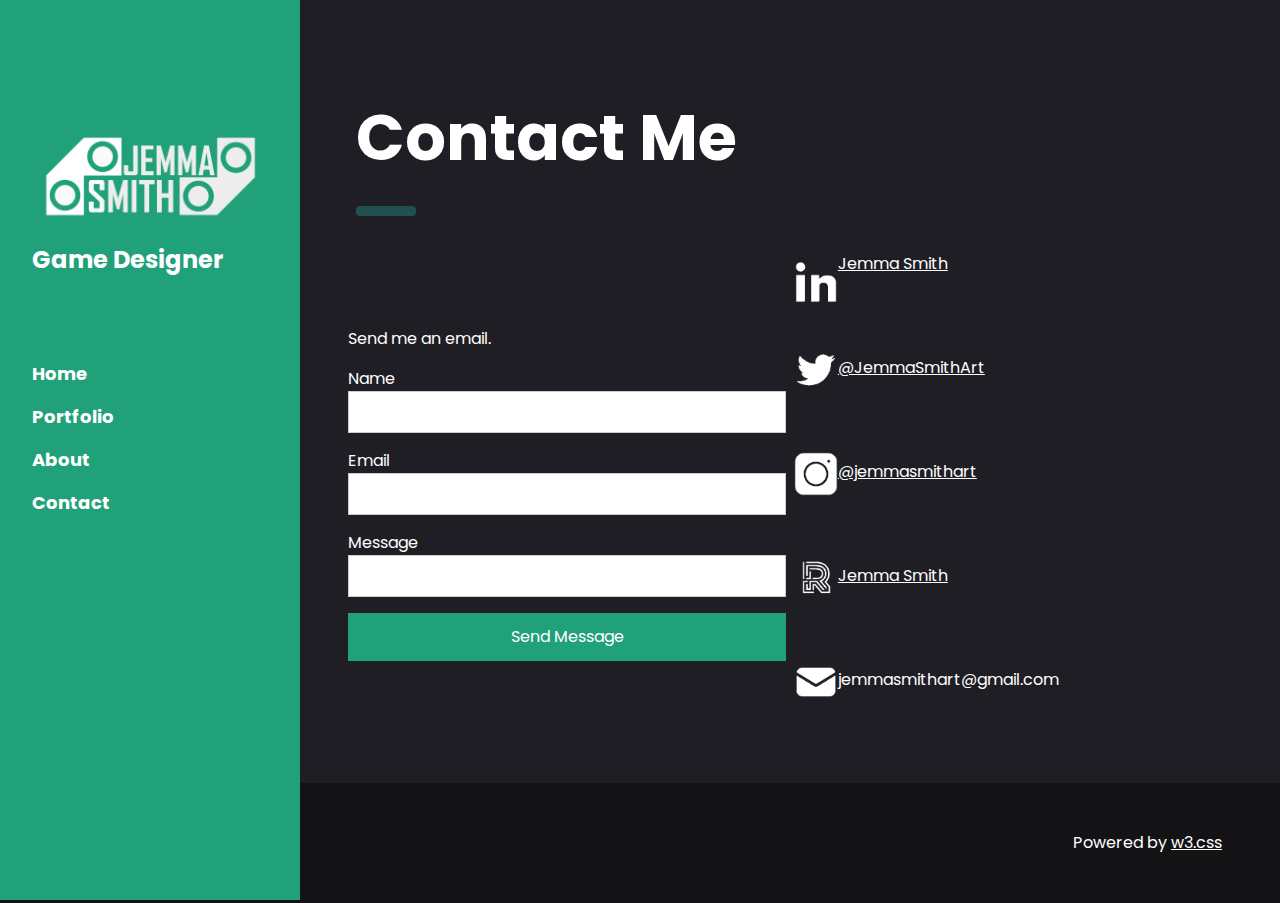
<file: contact.html>
<!DOCTYPE html>
<html lang="en">
<head>
<title>Contact</title>
<meta charset="UTF-8">
<meta name="viewport" content="width=device-width, initial-scale=1">
<link rel="stylesheet" href="stylesheet.css">
<link rel="stylesheet" href="https://fonts.googleapis.com/css?family=Poppins">
<style>
body,h1,h2,h3,h4,h5 {font-family: "Poppins", sans-serif}
body {font-size:16px;}
.w3-half img{margin-bottom:-6px;margin-top:16px;opacity:0.8;cursor:pointer}
.w3-half img:hover{opacity:1}

/* Create two equal columns that sits next to each other */
.column {
  -ms-flex: 50%; /* IE 10 */
  flex: 50%;
  padding: 0 4px;
}

.column img {
  margin-top: 8px;
  vertical-align: middle;
}

.row {
  display: -ms-flexbox; /* IE 10 */
  display: flex;
  -ms-flex-wrap: wrap; /* IE 10 */
  flex-wrap: wrap;
  padding: 0 4px;
}

#virtcent{
text-align:center;
}
</style>
</head>
<body>

<!-- Sidebar/menu -->
<nav class="w3-sidebar w3-indigo w3-collapse w3-top w3-large w3-padding" style="z-index:3;width:300px;font-weight:bold;" id="mySidebar"><br>
  <a href="javascript:void(0)" onclick="w3_close()" class="w3-button w3-hide-large w3-display-topleft" style="width:100%;font-size:22px">Close Menu</a>
  <div class="w3-container">
     <h3 class="w3-padding-64"><img src="images/JemLogoOpen_White.png" style="width:100%;height:100%" alt="logo"><b><!--Jemma Smith<br>--><br>Game Designer</b></h3>
  </div>
  <div class="w3-bar-block">
    <a href="index.html" onclick="w3_close()" class="w3-bar-item w3-button w3-hover-white">Home</a> 
    <a href="Portfolio.html" onclick="w3_close()" class="w3-bar-item w3-button w3-hover-white">Portfolio</a> 
    <a href="About.html" onclick="w3_close()" class="w3-bar-item w3-button w3-hover-white">About</a> 
    <a href="contact.html" onclick="w3_close()" class="w3-bar-item w3-button w3-hover-white">Contact</a>
  </div>
</nav>

<!-- Top menu on small screens -->
<header class="w3-container w3-top w3-hide-large w3-indigo w3-xlarge w3-padding">
  <a href="javascript:void(0)" class="w3-button w3-indigo w3-margin-right" onclick="w3_open()">☰</a>
  <img src="images/JemLogoOpen_White.png" style="width:15%;height:15%;" alt="logo">
  <!--<span>Jemma Smith</span>-->
</header>

<!-- Overlay effect when opening sidebar on small screens -->
<div class="w3-overlay w3-hide-large" onclick="w3_close()" style="cursor:pointer" title="close side menu" id="myOverlay"></div>

<!-- !PAGE CONTENT! -->
<div class="w3-main" style="margin-left:340px;margin-right:40px">

  <!-- Header -->
  <div class="w3-container" style="margin-top:80px" id="showcase">
    <h1 class="w3-jumbo"><b>Contact Me</b></h1>
   <!-- <h1 class="w3-xxxlarge w3-text-red"><b>Showcase.</b></h1>-->
    <hr style="width:50px;border:5px solid #20504F;" class="w3-round">
  </div>
  <!-- <h1 class="w3-xxxlarge w3-text-indigo"><b>Contact.</b></h1> -->
  <!-- <hr style="width:50px;border:5px solid indigo" class="w3-round"> -->
   <div class="row"> 
  <div class="column" width="60%>
  <!-- Contact -->
 <div class="w3-container" id="contact" style="margin-top:75px"> 
    
    <p> Send me an email.</p>
    <form action="https://formsubmit.co/jemmasmithart@gmail.com" method="post"  >
      <div class="w3-section">
        <label>Name</label>
        <input class="w3-input w3-border" type="text" name="Name" required>
      </div>
      <div class="w3-section">
        <label>Email</label>
        <input class="w3-input w3-border" type="text" name="Email" required>
      </div>
      <div class="w3-section">
        <label>Message</label>
        <input class="w3-input w3-border" type="text" name="Message" required>
      </div>
      <button type="submit" class="w3-button w3-block w3-padding-large w3-indigo w3-margin-bottom">Send Message</button>
    </form>  
  <!--</div>-->
</div>
	<div class="column" width="40%">

				<a href="https://www.linkedin.com/in/jemma-smith-327875296/" ><img src="images/LinkedinW.png" align="left" style="width:10%"><p>Jemma Smith</p></a>
				<br><br>
				<a href="https://x.com/JemmaSmithArt"><img src="images/TwitterW.png" align="left" style="width:10%"><p>@JemmaSmithArt </p></a>	
				<br>
				<br>
				<a href="https://www.instagram.com/jemmasmithart/"><img src="images/InstagramW.png" align="left" style="width:10%"><p>@jemmasmithart </p></a>
		<!--	</div> -->
			<div class="collumn">
			<!-- put the other half here-->
			<br><br>
				<a href="https://www.therookies.co/u/ScreamingCrow"><img src="images/RookiesW.png" align="left" style="width:10%"><p> Jemma Smith</p></a>
				<br><br>
				<img src="images/MailW.png" align="left" style="width:10%"> <p style="height: 100%">jemmasmithart@gmail.com </p>
			</div>
	
<div class="row">	
</div>
				

		

		</div>
		
	</div>
</div>
<!-- End page content -->
</div>

<!-- W3.CSS Container -->
<div class="w3-light-grey w3-container w3-padding-32" style="margin-top:75px;padding-right:58px"><p class="w3-right">Powered by <a href="https://www.w3schools.com/w3css/default.asp" title="W3.CSS" target="_blank" class="w3-hover-opacity">w3.css</a></p></div>

<script>
// Script to open and close sidebar
function w3_open() {
  document.getElementById("mySidebar").style.display = "block";
  document.getElementById("myOverlay").style.display = "block";
}
 
function w3_close() {
  document.getElementById("mySidebar").style.display = "none";
  document.getElementById("myOverlay").style.display = "none";
}

// Modal Image Gallery
function onClick(element) {
  document.getElementById("img01").src = element.src;
  document.getElementById("modal01").style.display = "block";
  var captionText = document.getElementById("caption");
  captionText.innerHTML = element.alt;
}
</script>

</body>
</html>
</file>
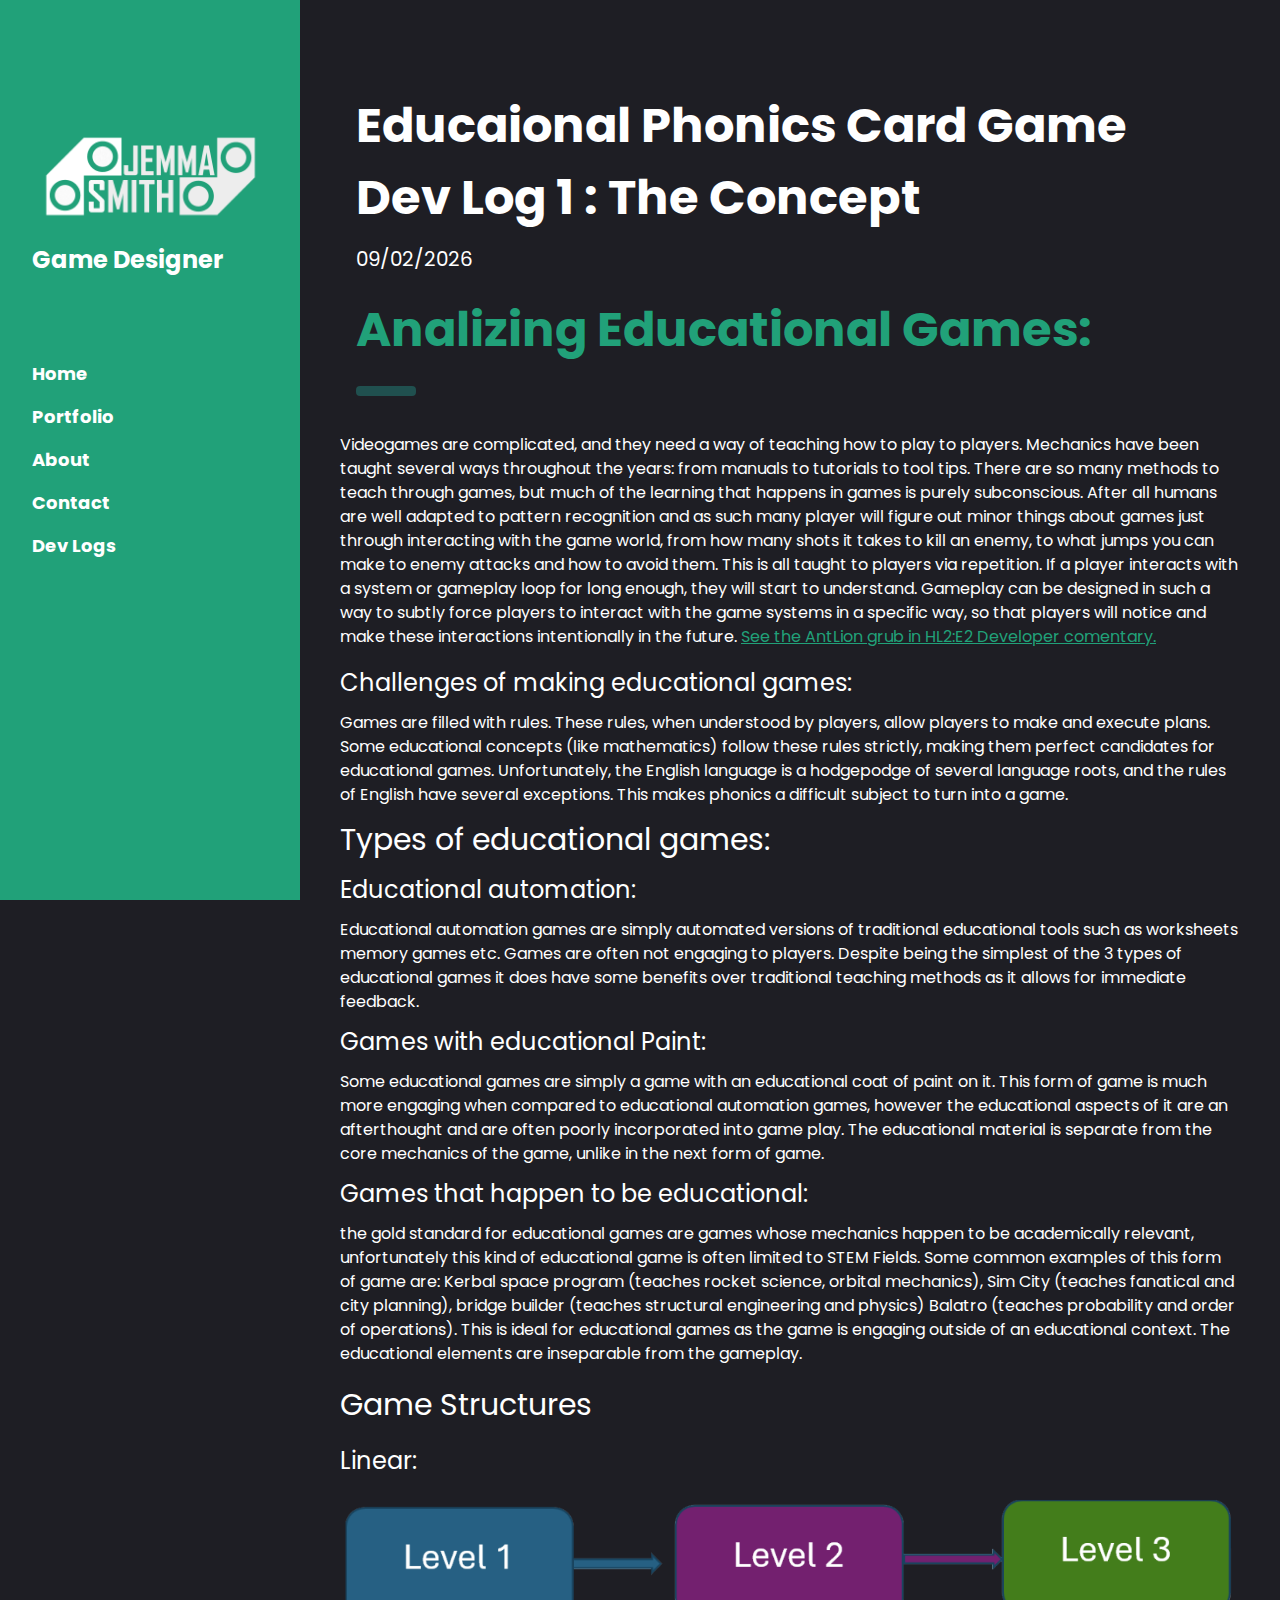
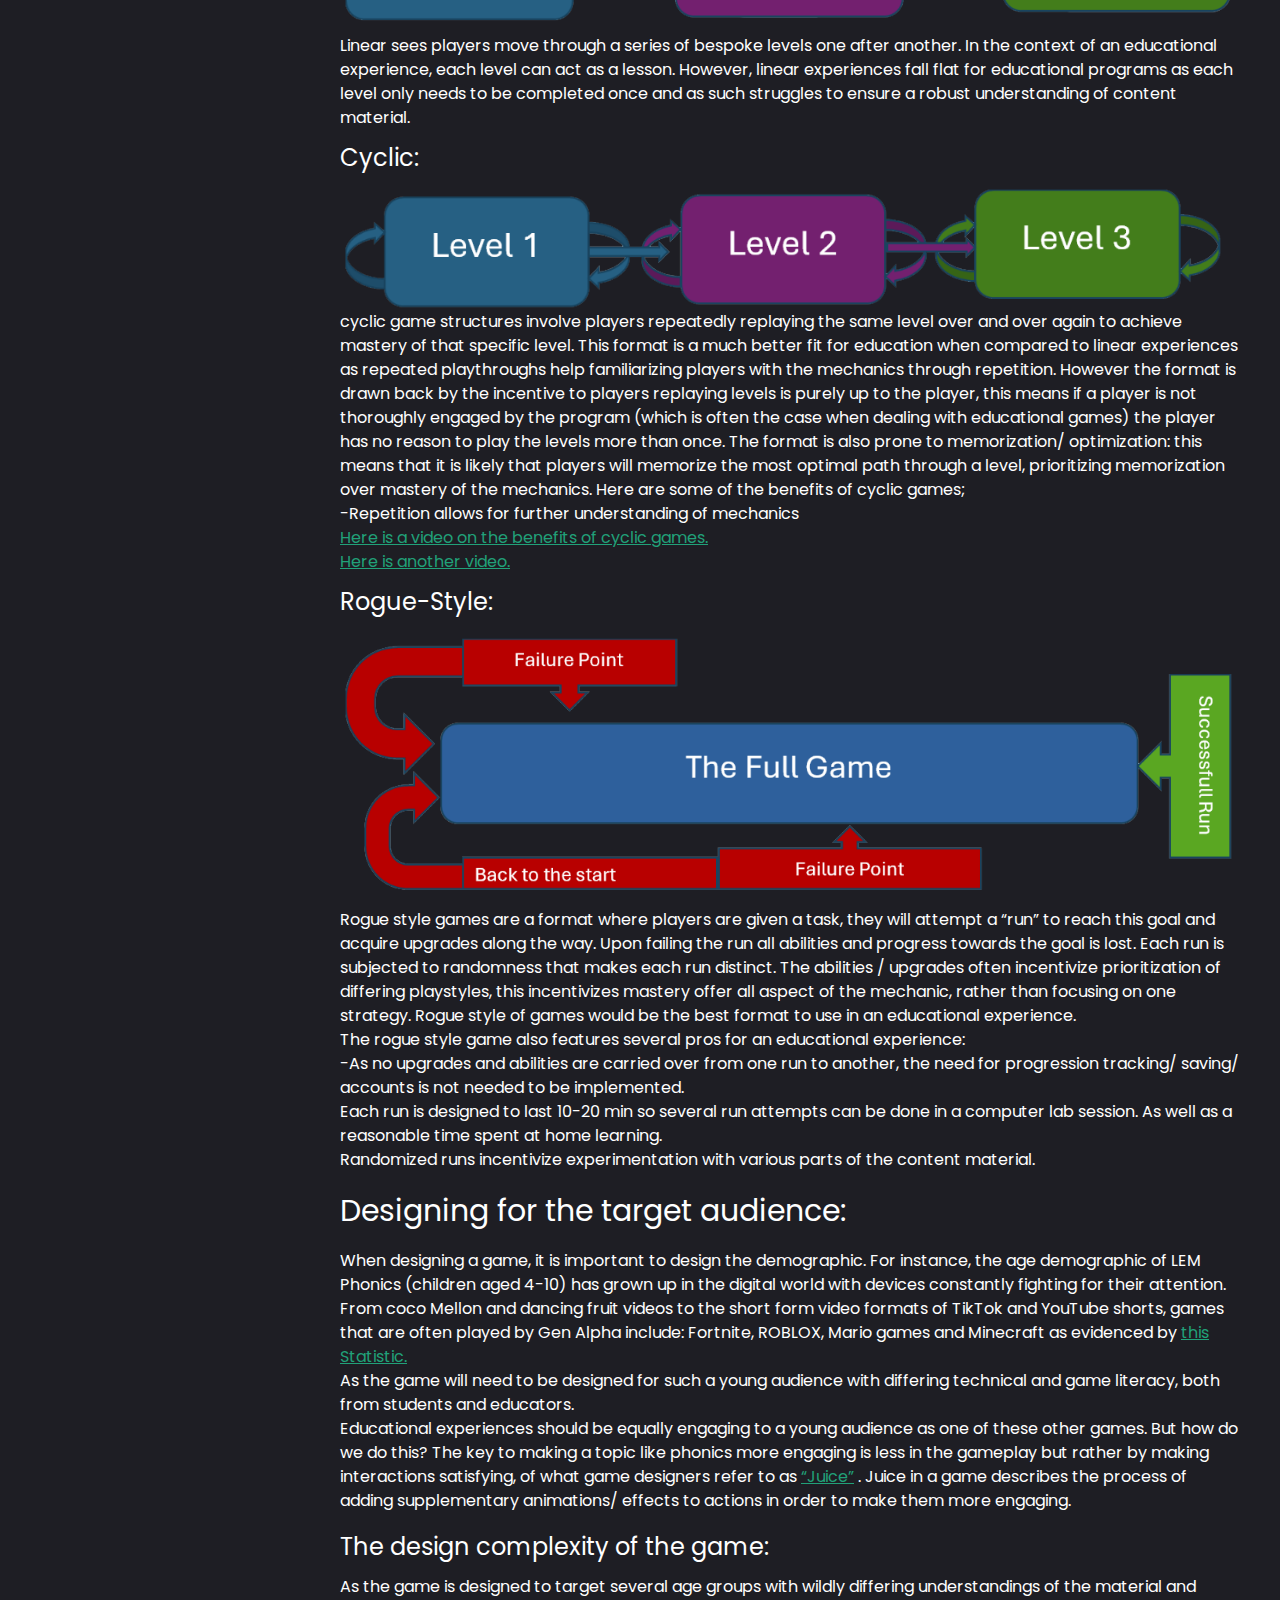
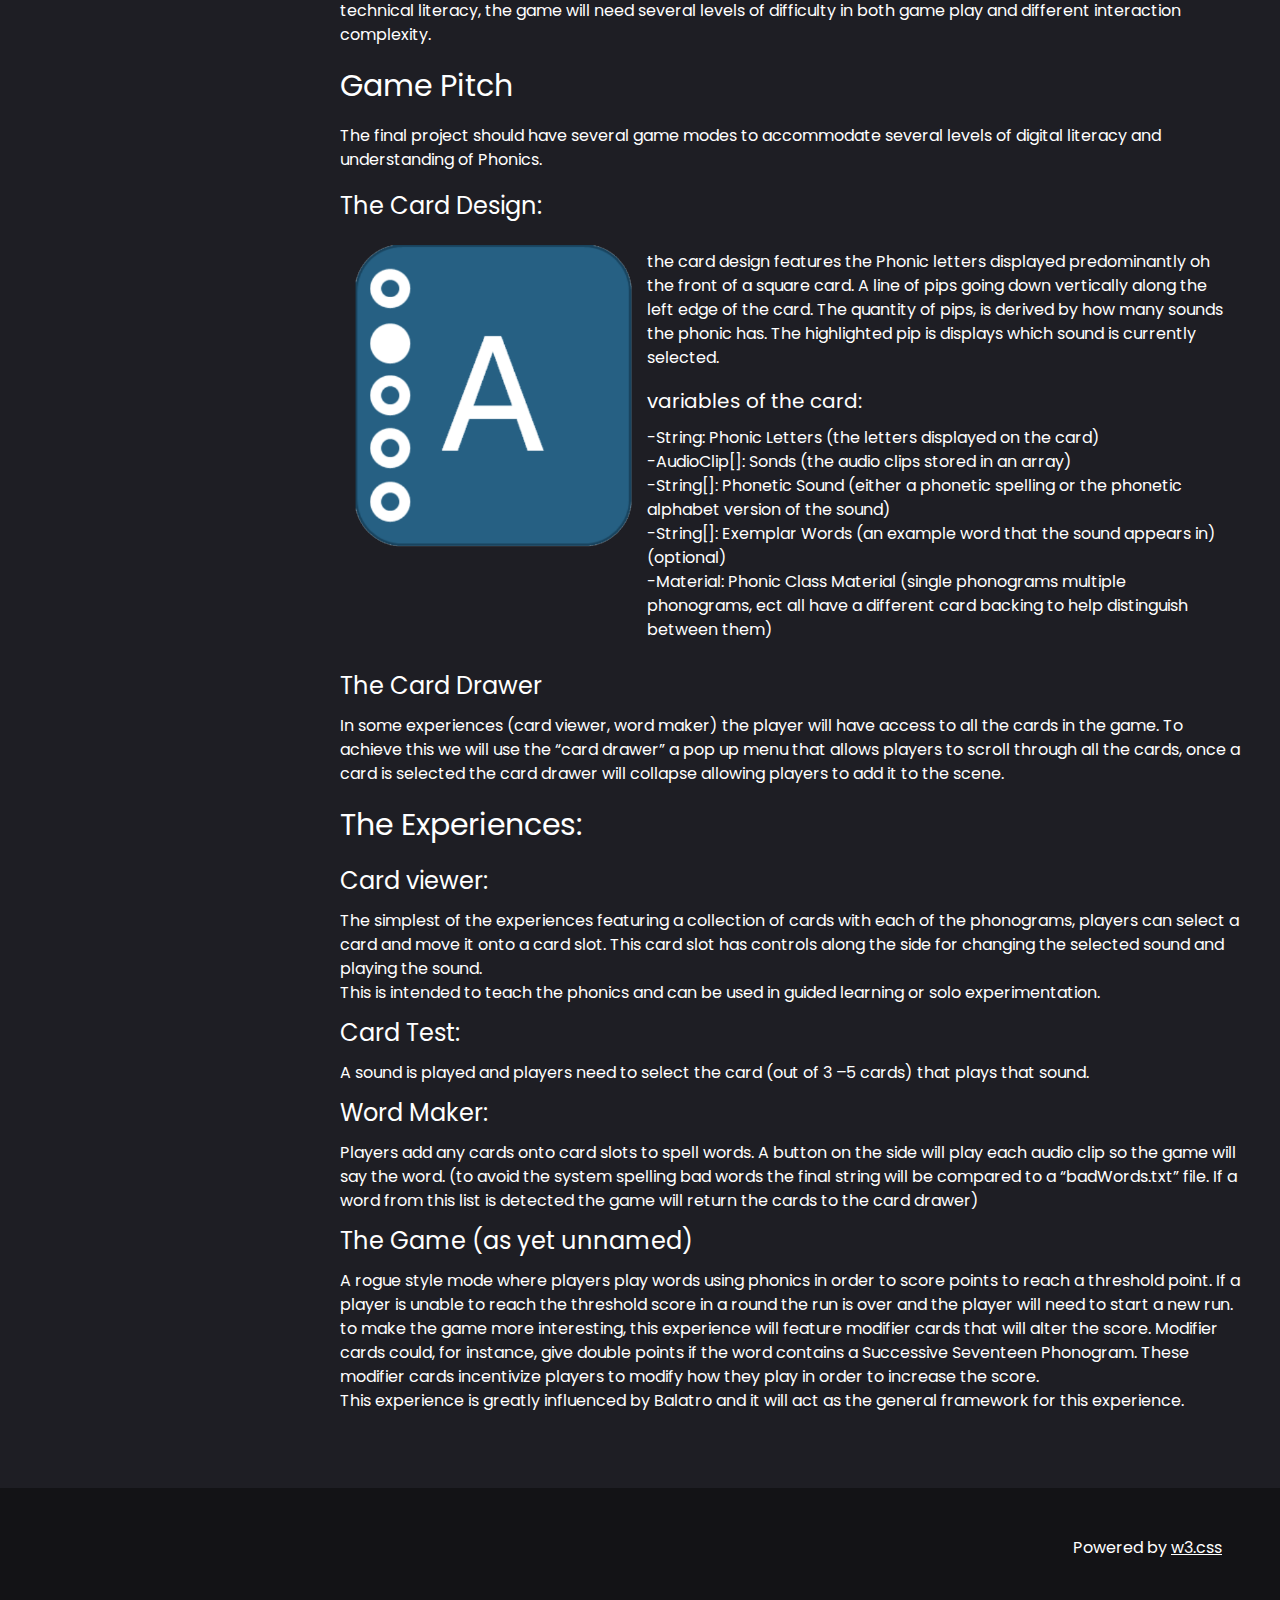
<file: DevLog_EducatonalPhonicsGame_1.html>
﻿<!DOCTYPE html>
<html lang="en">
<head>
    <title>Educatonal Phonics Game Dev Log 1</title>
    <meta charset="UTF-8">
    <meta name="viewport" content="width=device-width, initial-scale=1">
    <link rel="stylesheet" href="stylesheet.css">
    <link rel="stylesheet" href="https://fonts.googleapis.com/css?family=Poppins">
    <style>
        body, h1, h2, h3, h4, h5 {
            font-family: "Poppins", sans-serif
        }

        body {
            font-size: 16px;
        }

        .w3-half img {
            margin-bottom: -6px;
            margin-top: 16px;
            opacity: 0.8;
            cursor: pointer
        }

            .w3-half img:hover {
                opacity: 1
            }

        /* Create two equal columns that sits next to each other */
        .column {
            -ms-flex: 50%; /* IE 10 */
            flex: 50%;
            padding: 0 4px;
        }

        #MessageBox {
            height: 200px;
        }

        .column img {
            margin-top: 8px;
            vertical-align: middle;
        }

        .row {
            display: -ms-flexbox; /* IE 10 */
            display: flex;
            -ms-flex-wrap: wrap; /* IE 10 */
            flex-wrap: wrap;
            padding: 0 4px;
        }

        #virtcent {
            text-align: center;
        }

        html {
            scroll-behavior: smooth;
        }

        .flex-container {
            display: flex;
            background-color: #1e1e24;
        }

        .flex-container {
            display: flex;
            background-color: #1e1e24;
            flex-wrap: wrap;
            flex-direction: row;
        }

        .flex-container-child {
            border-radius: 25px;
            background-color: #131316;
            margin: 10px;
            padding: 20px;
            font-size: 30px;
            max-width: 340px;
            hight: 3000px;
            text-align: center;
        }

        .mini-flex-container {
            display: flex;
            background-color: #131316;
            flex-wrap: wrap;
            flex-direction: row;
        }

            .mini-flex-container > div {
                border-radius: 15px;
                margin: 2px;
                padding: 5px;
                font-size: 15px;
            }
    </style>
</head>
<body>

    <!-- Sidebar/menu -->
    <nav class="w3-sidebar w3-indigo w3-collapse w3-top w3-large w3-padding" style="z-index:3;width:300px;font-weight:bold;" id="mySidebar">
        <br>
        <a href="javascript:void(0)" onclick="w3_close()" class="w3-button w3-hide-large w3-display-topleft" style="width:100%;font-size:22px">Close Menu</a>
        <div class="w3-container">
            <h3 class="w3-padding-64"><img src="images/JemLogoOpen_White.png" style="width:100%;height:100%" alt="logo"><b><!--Jemma Smith<br>--><br>Game Designer</b></h3>
        </div>
        <div class="w3-bar-block">
            <a href="index.html" onclick="w3_close()" class="w3-bar-item w3-button w3-hover-white">Home</a>
            <a href="index.html#Portfolio" onclick="w3_close()" class="w3-bar-item w3-button w3-hover-white">Portfolio</a>
            <a href="index.html#About" onclick="w3_close()" class="w3-bar-item w3-button w3-hover-white">About</a>
            <a href="index.html#contact" onclick="w3_close()" class="w3-bar-item w3-button w3-hover-white">Contact</a>
            <a href="DevLogs.html" onclick="w3_close()" class="w3-bar-item w3-button w3-hover-white">Dev Logs</a>
        </div>
    </nav>

    <!-- Top menu on small screens -->
    <header class="w3-container w3-top w3-hide-large w3-indigo w3-xlarge w3-padding">
        <a href="javascript:void(0)" class="w3-button w3-indigo w3-margin-right" onclick="w3_open()">☰</a>
        <img src="images/JemLogoOpen_White.png" style="width:15%;height:15%;" alt="logo">
        <!--<span>Jemma Smith</span>-->
    </header>

    <!-- Overlay effect when opening sidebar on small screens -->
    <div class="w3-overlay w3-hide-large" onclick="w3_close()" style="cursor:pointer" title="close side menu" id="myOverlay"></div>

    <!-- !PAGE CONTENT! -->
    <div class="w3-main" style="margin-left:340px;margin-right:40px">



        <!-- Code Header -->
        <div class="w3-container" style="margin-top:80px" id="showcase">
            <h1 class="w3-xxxlarge "><b>Educaional Phonics Card Game Dev Log 1 : The Concept</b></h1>
            <h4>09/02/2026</h4>
        </div>
       

        
            <!-- about Header -->
            <div class="w3-container"  id="showcase">
                <h2 class="w3-xxxlarge w3-text-indigo"><b>Analizing Educational Games: </b></h2>
                <hr style="width:50px;border:5px solid #20504F;" class="w3-round">
            </div>
            <p>
                Videogames are complicated, and they need a way of teaching how to play to players. Mechanics have been taught several ways throughout the years: from manuals to tutorials to tool tips. There are so many methods to teach through games, but much of the learning that happens in games is purely subconscious. After all humans are well adapted to pattern recognition and as such many player will figure out minor things about games just through interacting with the game world, from how many shots it takes to kill an enemy, to what jumps you can make to enemy attacks and how to avoid them. This is all taught to players via repetition. If a player interacts with a system or gameplay loop for long enough, they will start to understand. Gameplay can be designed in such a way to subtly force players to interact with the game systems in a specific way, so that players will notice and make these interactions intentionally in the future. <a href="https://youtu.be/OK4koZJcook?si=Cp3p0mrgcBX_dGjs&t=421" class=" w3-text-indigo">See the AntLion grub in HL2:E2 Developer comentary.</a>  
                <h3>Challenges of making educational games:  </h3>
                Games are filled with rules. These rules, when understood by players, allow players to make and execute plans. Some educational concepts (like mathematics) follow these rules strictly, making them perfect candidates for educational games. Unfortunately, the English language is a hodgepodge of several language roots, and the rules of English have several exceptions. This makes phonics a difficult subject to turn into a game. 

                <h2>Types of educational games:  </h2>
                <h3>Educational automation: </h3>
                Educational automation games are simply automated versions of traditional educational tools such as worksheets memory games etc. Games are often not engaging to players. Despite being the simplest of the 3 types of educational games it does have some benefits over traditional teaching methods as it allows for immediate feedback.
                <h3>Games with educational Paint:  </h3>
                Some educational games are simply a game with an educational coat of paint on it. This form of game is much more engaging when compared to educational automation games, however the educational aspects of it are an afterthought and are often poorly incorporated into game play. The educational material is separate from the core mechanics of the game, unlike in the next form of game. 
                <h3>Games that happen to be educational:  </h3>
                the gold standard for educational games are games whose mechanics happen to be academically relevant, unfortunately this kind of educational game is often limited to STEM Fields. Some common examples of this form of game are: Kerbal space program (teaches rocket science, orbital mechanics), Sim City (teaches fanatical and city planning), bridge builder (teaches structural engineering and physics) Balatro (teaches probability and order of operations). This is ideal for educational games as the game is engaging outside of an educational context. The educational elements are inseparable from the gameplay.

            </p>
            
            <!-- Game Structures-->
        <section>
            <h2 >Game Structures </h2>
            <p>
            <h3>Linear:  </h3>
            <img src = "images/DevLog_EPCG_1/Structure1.png"  style="width:100%">
            Linear sees players move through a series of bespoke levels one after another. In the context of an educational experience, each level can act as a lesson. However, linear experiences fall flat for educational programs as each level only needs to be completed once and as such struggles to ensure a robust understanding of content material. 

            <h3>Cyclic: </h3>
            <img src = "images/DevLog_EPCG_1/Structure2.png"  style="width:100%">
            cyclic game structures involve players repeatedly replaying the same level over and over again to achieve mastery of that specific level. This format is a much better fit for education when compared to linear experiences as repeated playthroughs help familiarizing players with the mechanics through repetition. However the format is drawn back by the incentive to players replaying levels is purely up to the player, this means if a player is not thoroughly engaged by the program (which is often the case when dealing with educational games) the player has no reason to play the levels more than once. The format is also prone to memorization/ optimization: this means that it is likely that players will memorize the most optimal path through a level, prioritizing memorization over mastery of the mechanics. 
            Here are some of the benefits of cyclic games; 
            <br>
            -Repetition allows for further understanding of mechanics 
            <br>
            <a href="https://www.youtube.com/watch?v=xi8ZT2h8z9k&pp=ygUPZ210ayBuZW9uIHdoaXRl" class=" w3-text-indigo">Here is a video on the benefits of cyclic games.  </a>
            <br>
            <a href="https://www.youtube.com/watch?v=5N4U46QOyeA&pp=ygULaGl0bWFuIGdtdGs%3D" class=" w3-text-indigo">Here is another video.    </a>
            
            <h3>Rogue-Style:  </h3>
            <img src = "images/DevLog_EPCG_1/Structure3.png"  style="width:100%">
            Rogue style games are a format where players are given a task, they will attempt a “run” to reach this goal and acquire upgrades along the way. Upon failing the run all abilities and progress towards the goal is lost. Each run is subjected to randomness that makes each run distinct. The abilities / upgrades often incentivize prioritization of differing playstyles, this incentivizes mastery offer all aspect of the mechanic, rather than focusing on one strategy. Rogue style of games would be the best format to use in an educational experience.  
            <br>
            The rogue style game also features several pros for an educational experience:
            <br>
            -As no upgrades and abilities are carried over from one run to another, the need for progression tracking/ saving/ accounts is not needed to be implemented. 
            <br>
            Each run is designed to last 10-20 min so several run attempts can be done in a computer lab session. As well as a reasonable time spent at home learning.  
            <br>
            Randomized runs incentivize experimentation with various parts of the content material. 

            </p>
        </section>

        <!--Designing for the demographic -->
        <section>
        <h2>Designing for the target audience:</h2>
        <p>
        When designing a game, it is important to design the demographic. For instance, the age demographic of LEM Phonics (children aged 4-10) has grown up in the digital world with devices constantly fighting for their attention. From coco Mellon and dancing fruit videos to the short form video formats of TikTok and YouTube shorts, games that are often played by Gen Alpha include: Fortnite, ROBLOX, Mario games and Minecraft as  evidenced by <a   class=" w3-text-indigo" href="https://www.demandsage.com/generation-alpha-stats/" > this Statistic.<a/>
        <br>


        
        
        As the game will need to be designed for such a young audience with differing technical and game literacy, both from students and educators.  
        <br>
        Educational experiences should be equally engaging to a young audience as one of these other games. But how do we do this? The key to making a topic like phonics more engaging is less in the gameplay but rather by making interactions satisfying, of what game designers refer to as <a   class=" w3-text-indigo" href="https://www.youtube.com/watch?v=Fy0aCDmgnxg&list=PL2gEO25pE6dqsPxgajrZSuqutgzZSjnk5" >“Juice”</a> . Juice in a game describes the process of adding supplementary animations/ effects to actions in order to make them more engaging.
        <h3>The design complexity of the game:  </h3>
        As the game is designed to target several age groups with wildly differing understandings of the material and technical literacy, the game will need several levels of difficulty in both game play and different interaction complexity.
        </p>
        </section>

        <!--Designing for the demographic -->
        <section>
        <h2>Game Pitch  </h2>
        <p>
        The final project should have several game modes to accommodate several levels of digital literacy and understanding of Phonics. 
        <h3>The Card Design: </h3>
        <div class="row">
            <div class="column" style="flex:33%">
                <img src = "images/DevLog_EPCG_1/Card2.png"  style="width:100%">
            </div>
            <div class="column" style="flex:66%">
                <p>    
                the card design features the Phonic letters displayed predominantly oh the front of a square card. A line of pips going down vertically along the left edge of the card. The quantity of pips, is derived by how many sounds the phonic has. The highlighted pip is displays which sound is currently selected.
                <h4>variables of the card: </h4>
        -String: Phonic Letters (the letters displayed on the card) 
        <br>
-AudioClip[]: Sonds (the audio clips stored in an array) 
<br>
-String[]: Phonetic Sound (either a phonetic spelling or the phonetic alphabet version of the sound) 
<br>
-String[]: Exemplar Words (an example word that the sound appears in)(optional) 
<br>
-Material: Phonic Class Material (single phonograms multiple phonograms, ect all have a different card backing to help distinguish between them) 
                </p>
            </div>
        </div>
        
<h3>The Card Drawer  </h3>
       In some experiences (card viewer, word maker) the player will have access to all the cards in the game. To achieve this we will use the “card drawer” a pop up menu that allows players to scroll through all the cards, once a card is selected the card drawer will collapse allowing players to add it to the scene.
 </p>
        </section>

        <section>
        <h2>The Experiences: </h2>
        <p>

        <h3>Card viewer:  </h3>
        The simplest of the experiences featuring a collection of cards with each of the phonograms, players can select a card and move it onto a card slot. This card slot has controls along the side for changing the selected sound and playing the sound. 
        <br>
        This is intended to teach the phonics and can be used in guided learning or solo experimentation.
        <h3>Card Test:   </h3>
        A sound is played and players need to select the card (out of 3 –5 cards) that plays that sound.
        <h3>Word Maker:   </h3>
        Players add any cards onto card slots to spell words. A button on the side will play each audio clip so the game will say the word. (to avoid the system spelling bad words the final string will be compared to a “badWords.txt” file. If a word from this list is detected the game will return the cards to the card drawer) 
        <h3>The Game (as yet unnamed)   </h3>
        A rogue style mode where players play words using phonics in order to score points to reach a threshold point. If a player is unable to reach the threshold score in a round the run is over and the player will need to start a new run.  to make the game more interesting, this experience will feature modifier cards that will alter the score. Modifier cards could, for instance, give double points if the word contains a Successive Seventeen Phonogram. These modifier cards incentivize players to modify how they play in order to increase the score. 
        <br>
        This experience is greatly influenced by Balatro and it will act as the general framework for this experience. 
        </p>
        </section>



        <!-- End page content -->
    </div>

    <!-- W3.CSS Container -->
    <div class="w3-light-grey w3-container w3-padding-32" style="margin-top:75px;padding-right:58px"><p class="w3-right">Powered by <a href="https://www.w3schools.com/w3css/default.asp" title="W3.CSS" target="_blank" class="w3-hover-opacity">w3.css</a></p></div>

    <script>// Script to open and close sidebar
function w3_open() {
  document.getElementById("mySidebar").style.display = "block";
  document.getElementById("myOverlay").style.display = "block";
}

function w3_close() {
  document.getElementById("mySidebar").style.display = "none";
  document.getElementById("myOverlay").style.display = "none";
}

// Modal Image Gallery
function onClick(element) {
  document.getElementById("img01").src = element.src;
  document.getElementById("modal01").style.display = "block";
  var captionText = document.getElementById("caption");
  captionText.innerHTML = element.alt;
}</script>

</body>
</html>
</file>
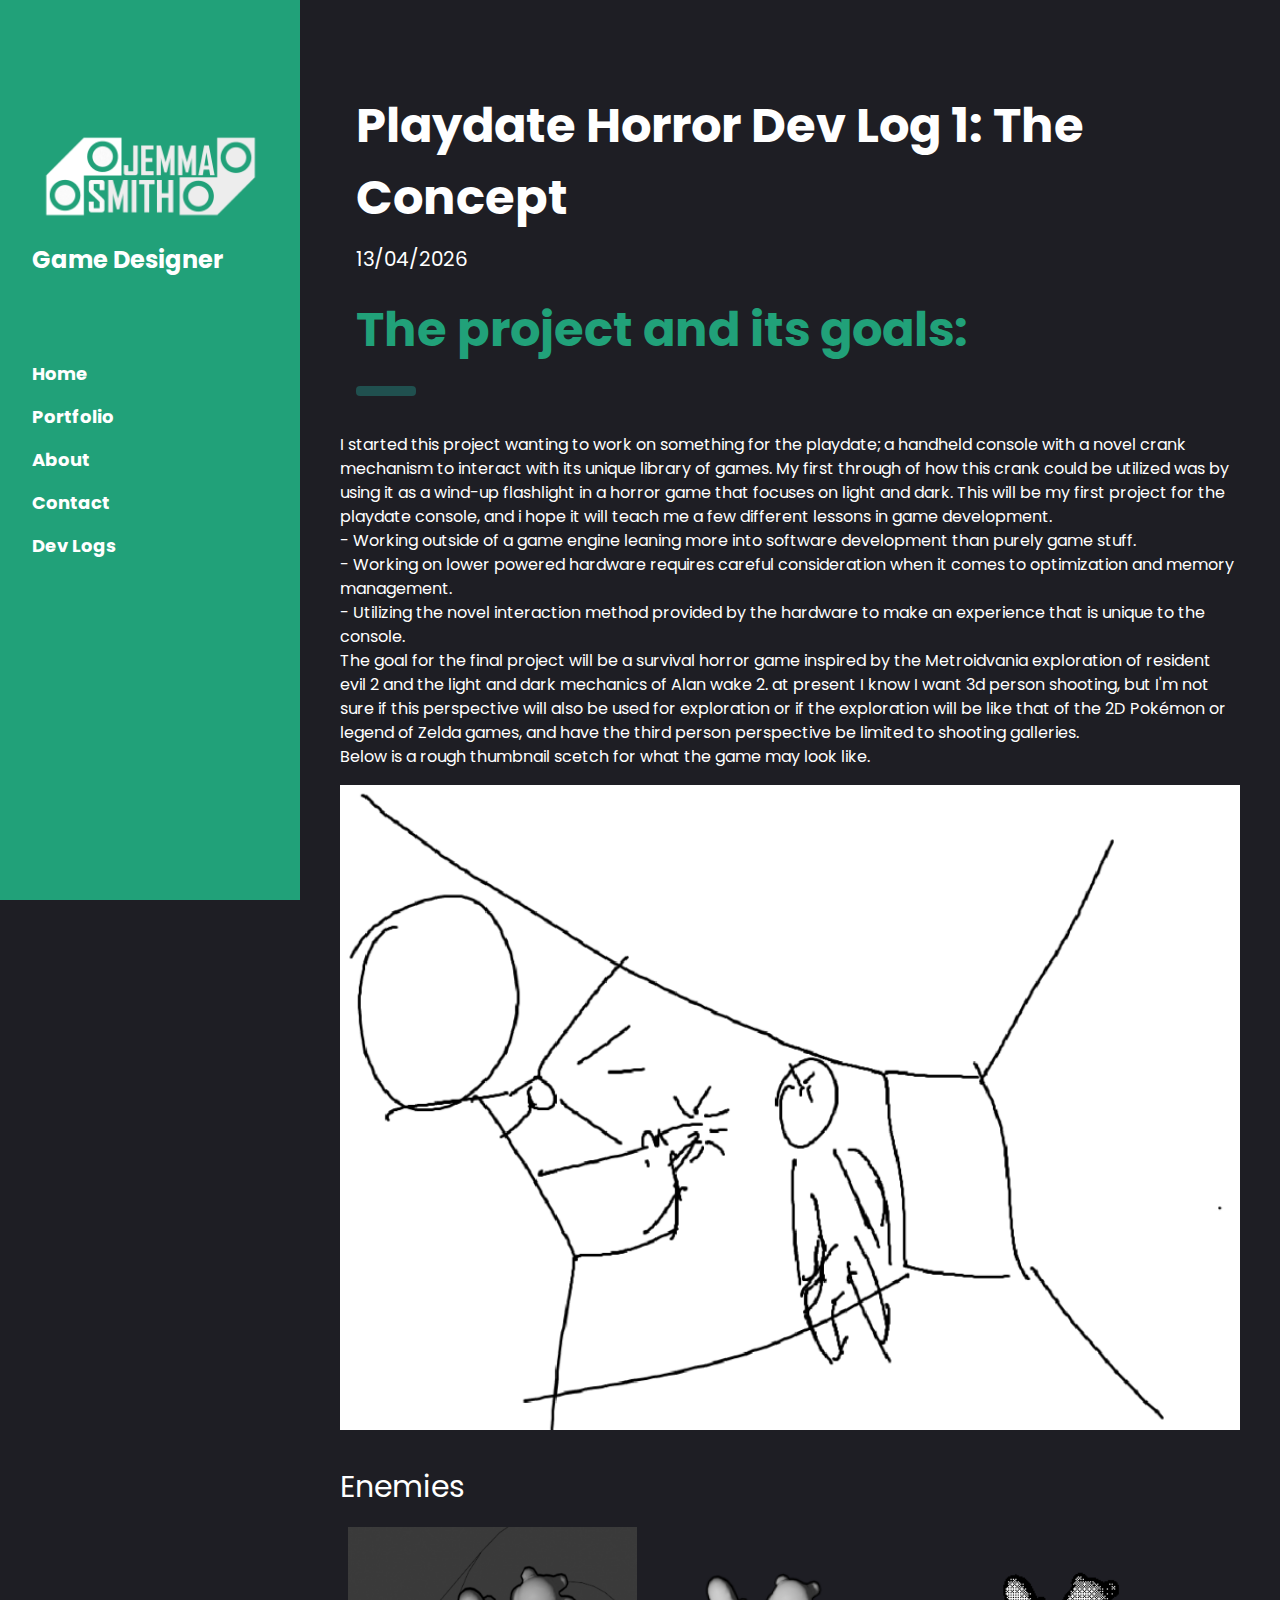
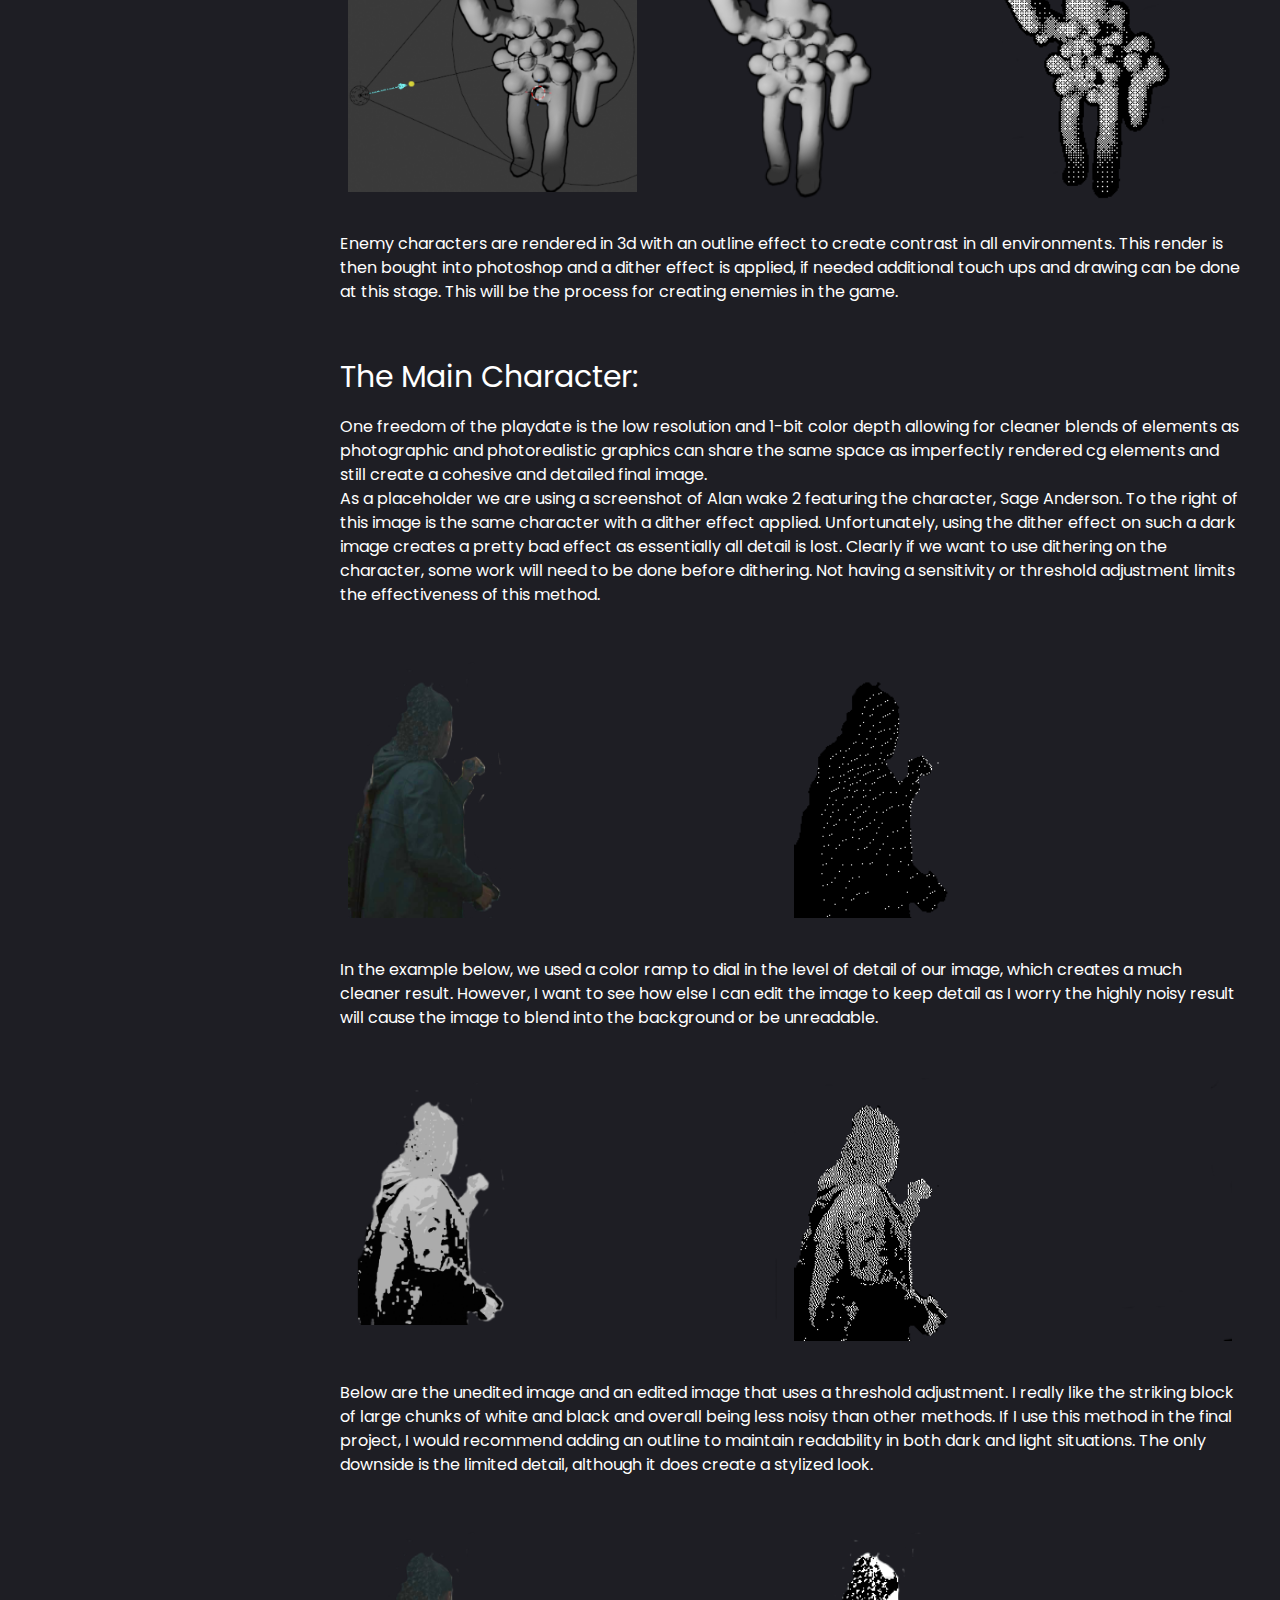
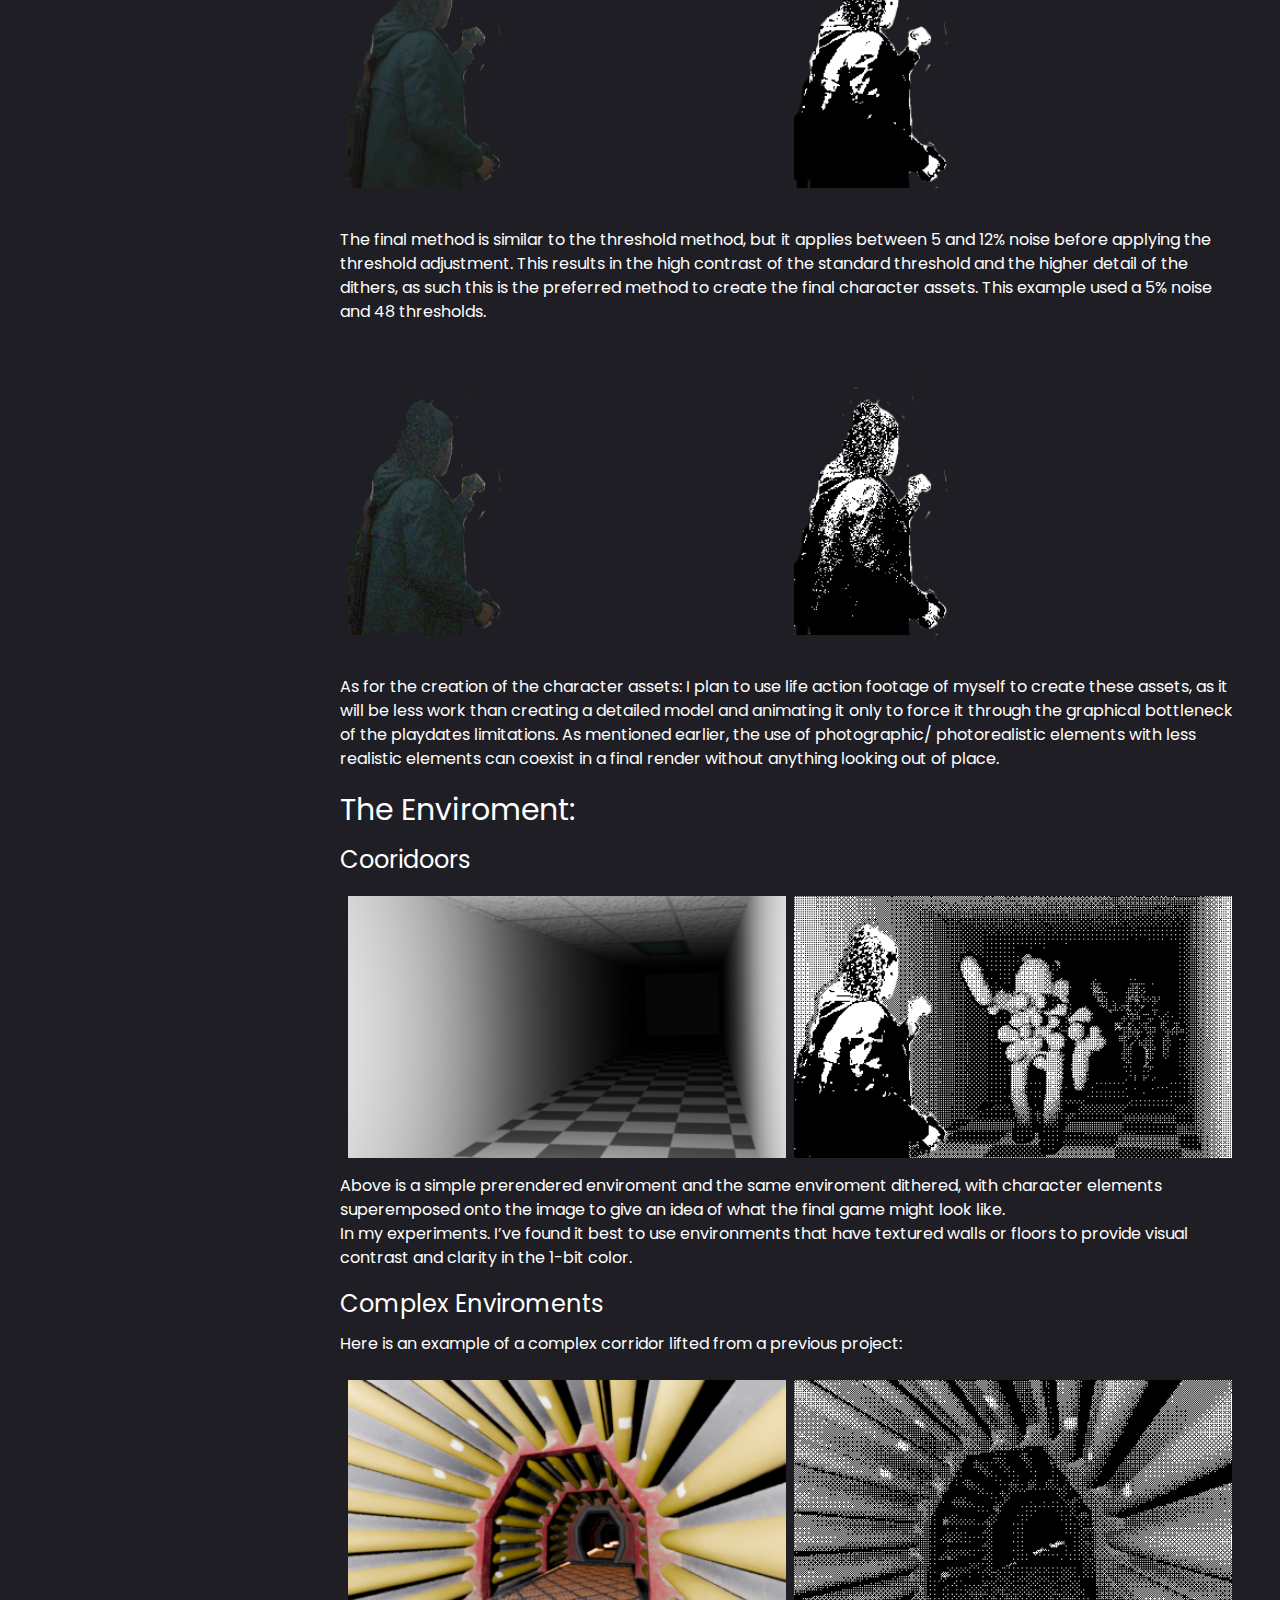
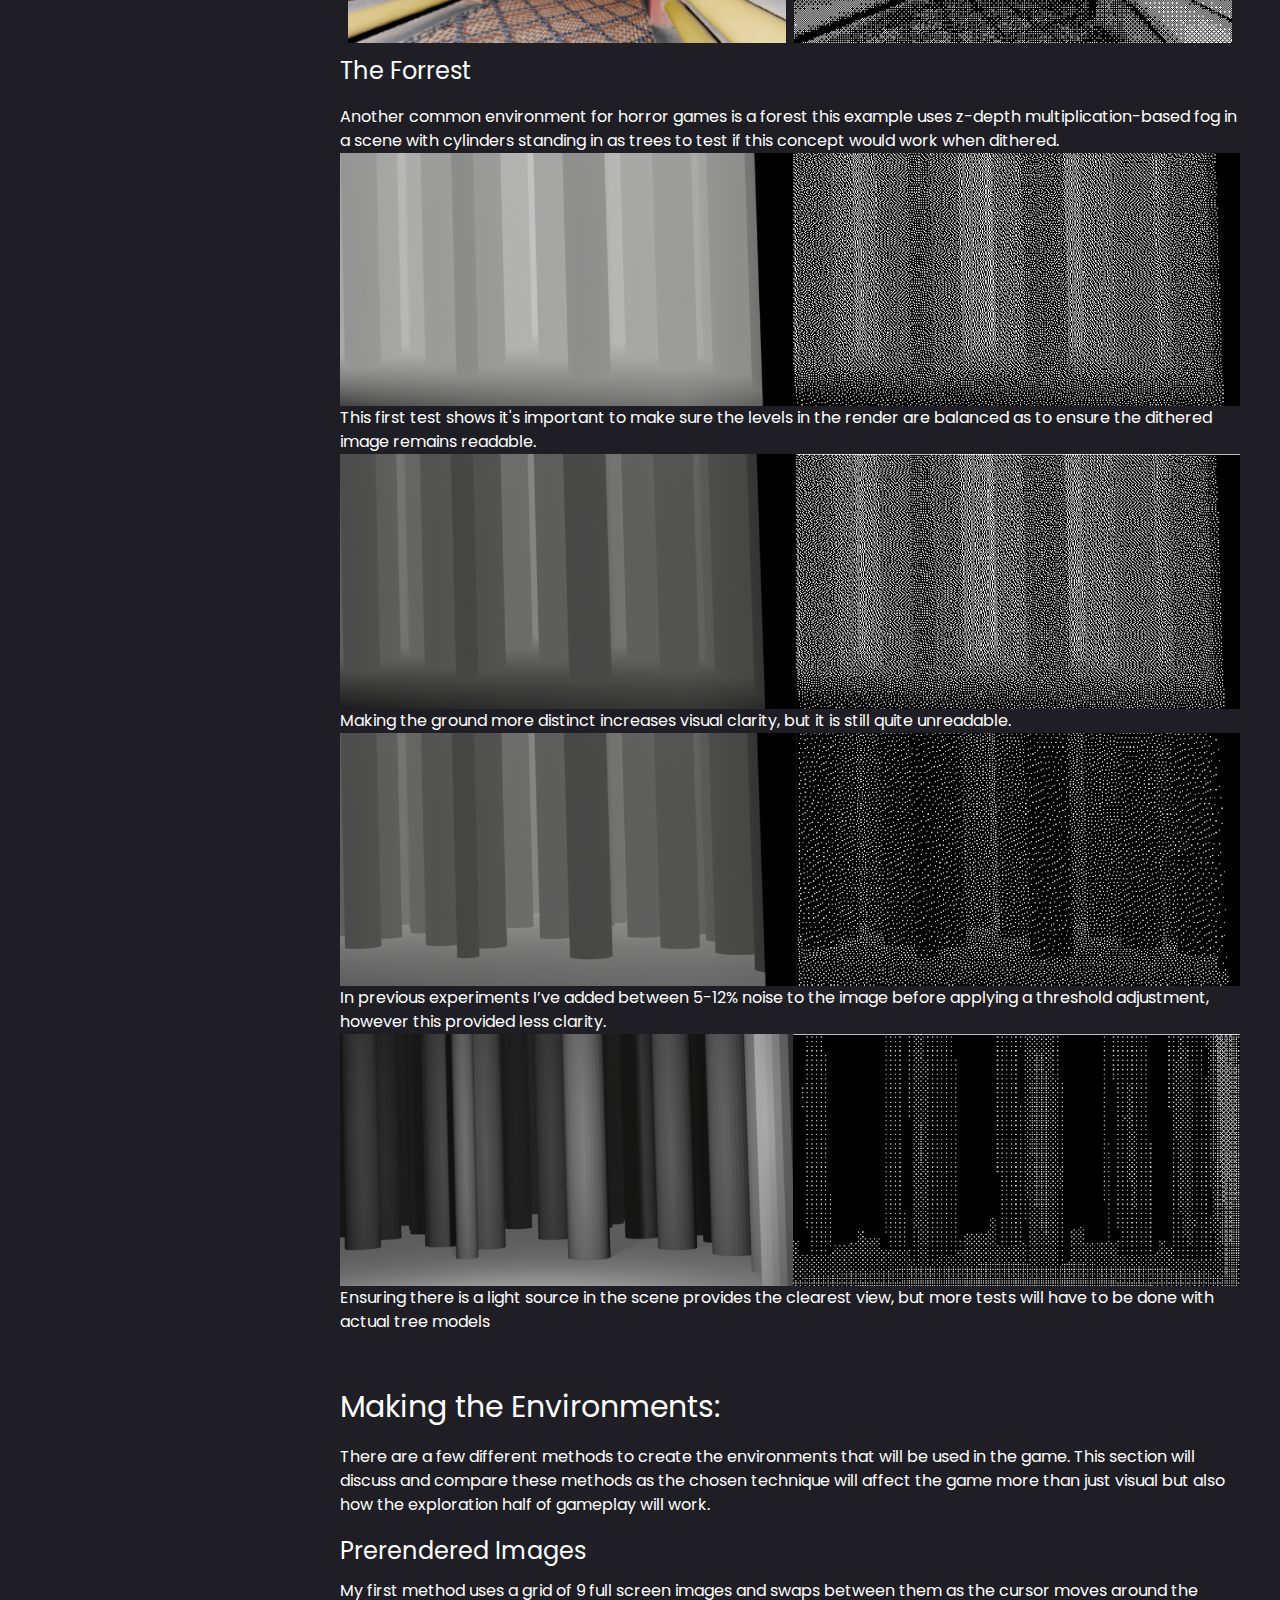
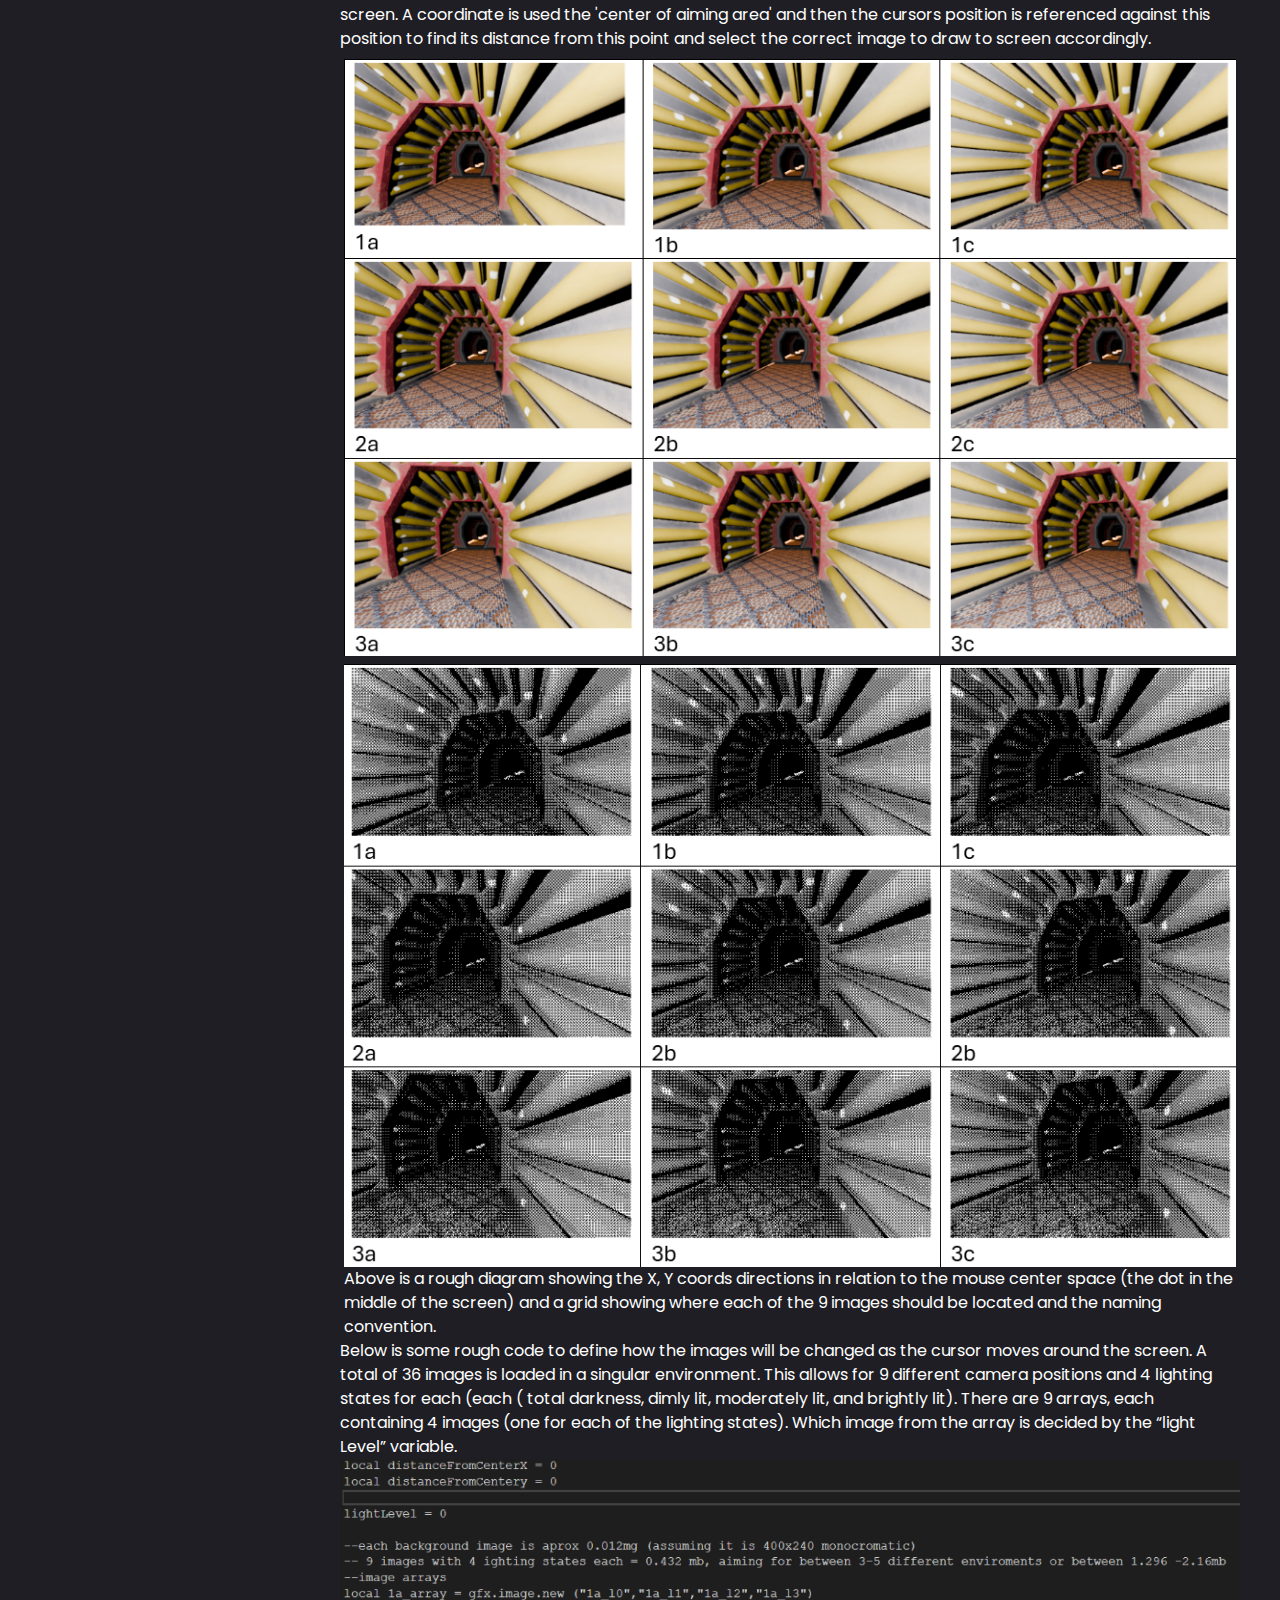
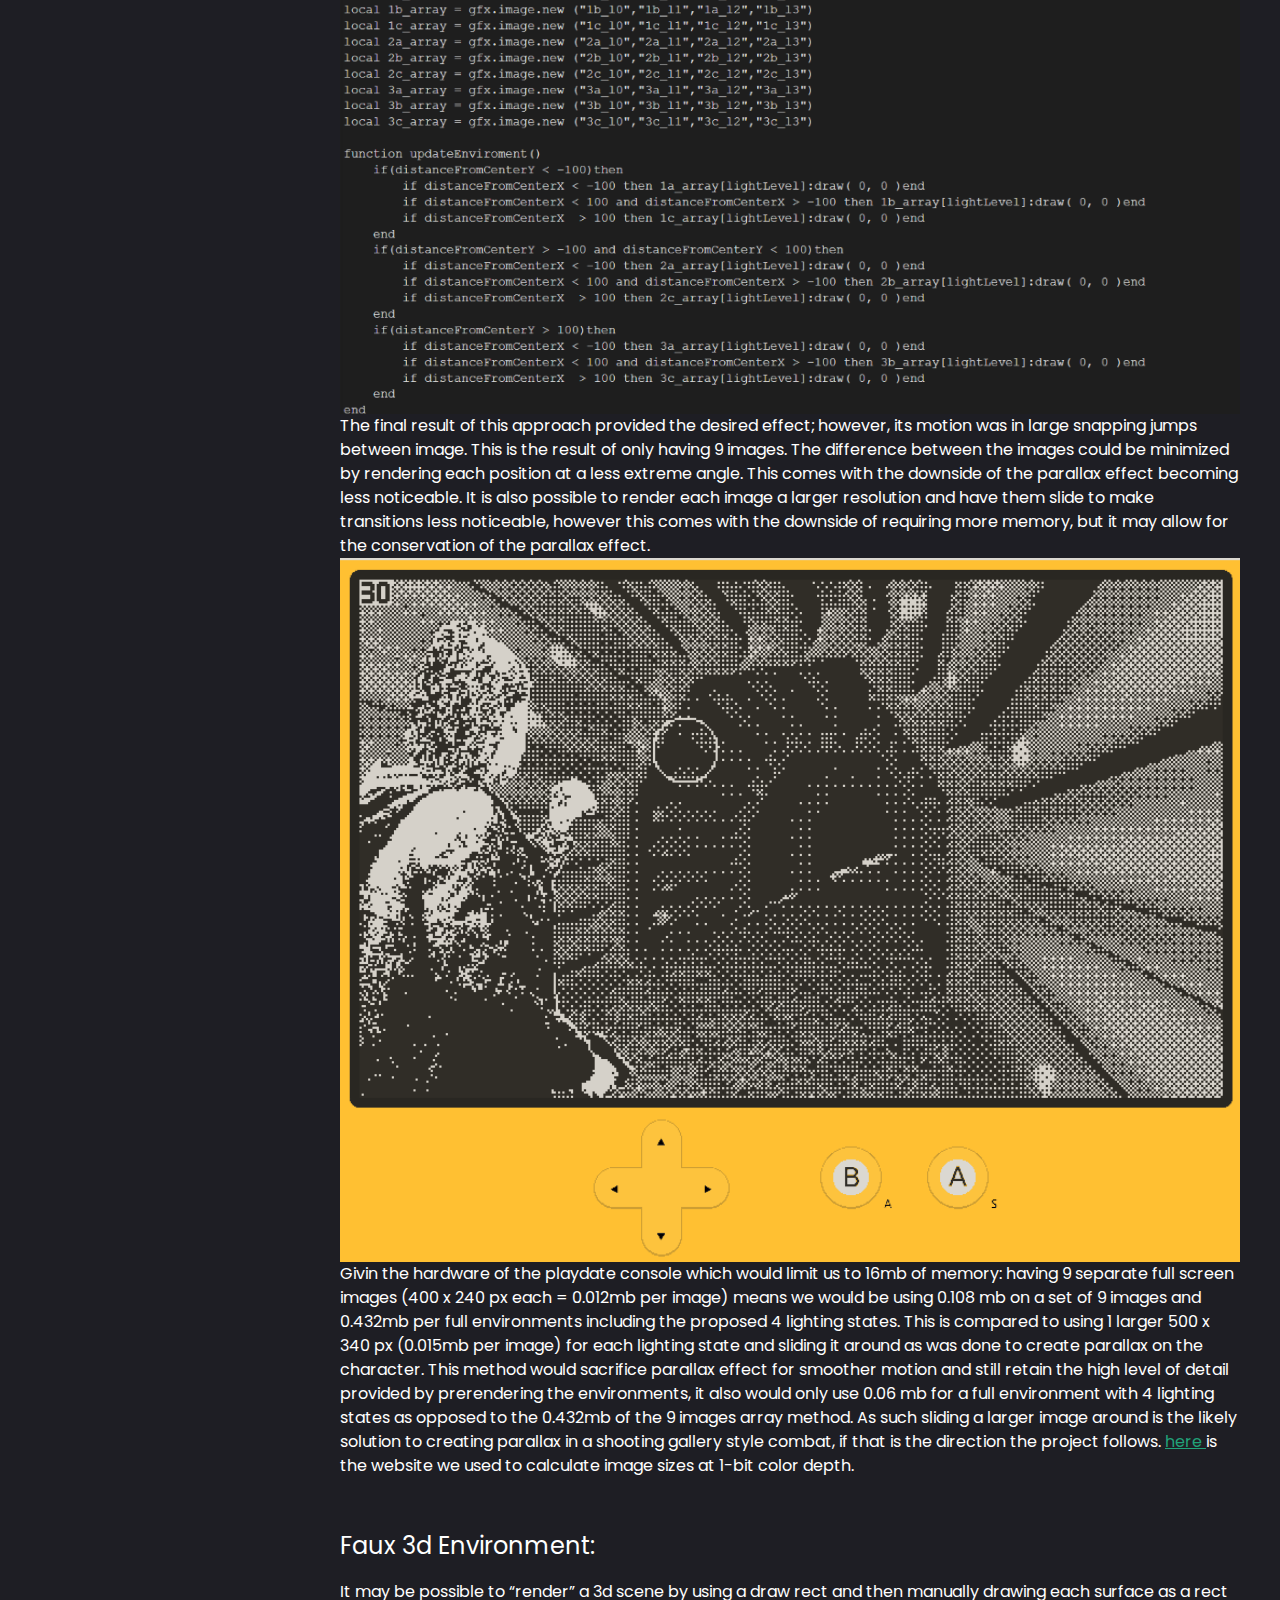
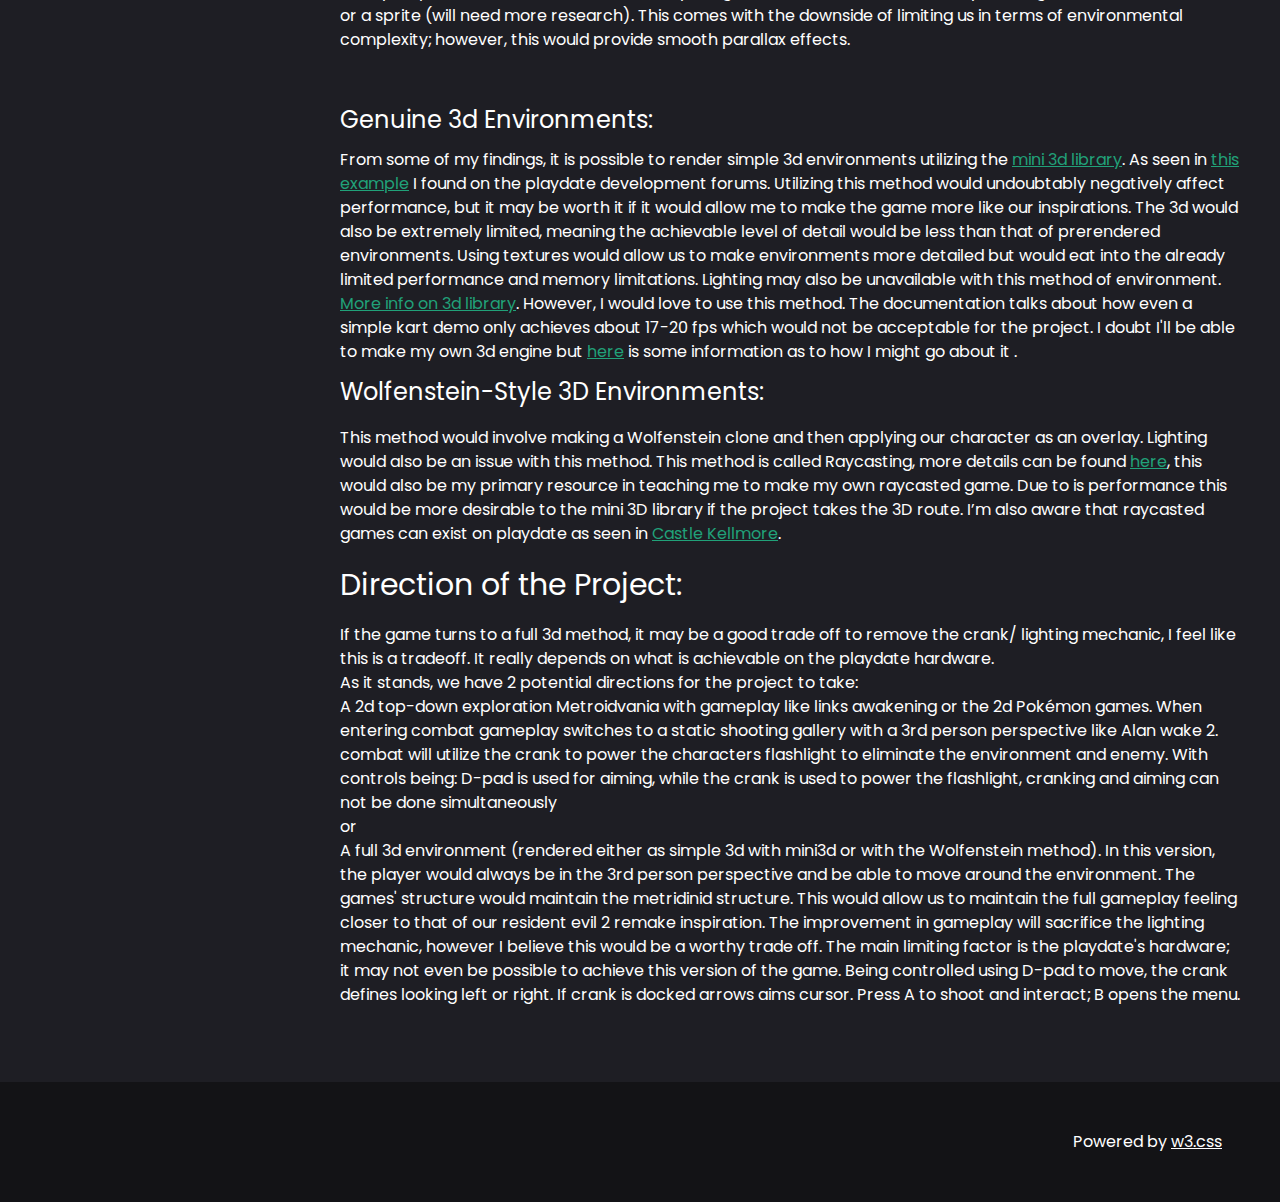
<file: DevLog_PD-Horror_1.html>
﻿<!DOCTYPE html>
<html lang="en">
<head>
    <title>PD horror Dev Log 1</title>
    <meta charset="UTF-8">
    <meta name="viewport" content="width=device-width, initial-scale=1">
    <link rel="stylesheet" href="stylesheet.css">
    <link rel="stylesheet" href="https://fonts.googleapis.com/css?family=Poppins">
    <style>
        body, h1, h2, h3, h4, h5 {
            font-family: "Poppins", sans-serif
        }

        body {
            font-size: 16px;
        }

        .w3-half img {
            margin-bottom: -6px;
            margin-top: 16px;
            opacity: 0.8;
            cursor: pointer
        }

            .w3-half img:hover {
                opacity: 1
            }

        /* Create two equal columns that sits next to each other */
        .column {
            -ms-flex: 50%; /* IE 10 */
            flex: 50%;
            padding: 0 4px;
        }

        #MessageBox {
            height: 200px;
        }

        .column img {
            margin-top: 8px;
            vertical-align: middle;
        }

        .row {
            display: -ms-flexbox; /* IE 10 */
            display: flex;
            -ms-flex-wrap: wrap; /* IE 10 */
            flex-wrap: wrap;
            padding: 0 4px;
        }

        #virtcent {
            text-align: center;
        }

        html {
            scroll-behavior: smooth;
        }

        .flex-container {
            display: flex;
            background-color: #1e1e24;
        }

        .flex-container {
            display: flex;
            background-color: #1e1e24;
            flex-wrap: wrap;
            flex-direction: row;
        }

        .flex-container-child {
            border-radius: 25px;
            background-color: #131316;
            margin: 10px;
            padding: 20px;
            font-size: 30px;
            max-width: 340px;
            hight: 3000px;
            text-align: center;
        }

        .mini-flex-container {
            display: flex;
            background-color: #131316;
            flex-wrap: wrap;
            flex-direction: row;
        }

            .mini-flex-container > div {
                border-radius: 15px;
                margin: 2px;
                padding: 5px;
                font-size: 15px;
            }
    </style>
</head>
<body>

    <!-- Sidebar/menu -->
    <nav class="w3-sidebar w3-indigo w3-collapse w3-top w3-large w3-padding" style="z-index:3;width:300px;font-weight:bold;" id="mySidebar">
        <br>
        <a href="javascript:void(0)" onclick="w3_close()" class="w3-button w3-hide-large w3-display-topleft" style="width:100%;font-size:22px">Close Menu</a>
        <div class="w3-container">
            <h3 class="w3-padding-64"><img src="images/JemLogoOpen_White.png" style="width:100%;height:100%" alt="logo"><b><!--Jemma Smith<br>--><br>Game Designer</b></h3>
        </div>
        <div class="w3-bar-block">
            <a href="index.html" onclick="w3_close()" class="w3-bar-item w3-button w3-hover-white">Home</a>
            <a href="index.html#Portfolio" onclick="w3_close()" class="w3-bar-item w3-button w3-hover-white">Portfolio</a>
            <a href="index.html#About" onclick="w3_close()" class="w3-bar-item w3-button w3-hover-white">About</a>
            <a href="index.html#contact" onclick="w3_close()" class="w3-bar-item w3-button w3-hover-white">Contact</a>
            <a href="DevLogs.html" onclick="w3_close()" class="w3-bar-item w3-button w3-hover-white">Dev Logs</a>
        </div>
    </nav>

    <!-- Top menu on small screens -->
    <header class="w3-container w3-top w3-hide-large w3-indigo w3-xlarge w3-padding">
        <a href="javascript:void(0)" class="w3-button w3-indigo w3-margin-right" onclick="w3_open()">☰</a>
        <img src="images/JemLogoOpen_White.png" style="width:15%;height:15%;" alt="logo">
        <!--<span>Jemma Smith</span>-->
    </header>

    <!-- Overlay effect when opening sidebar on small screens -->
    <div class="w3-overlay w3-hide-large" onclick="w3_close()" style="cursor:pointer" title="close side menu" id="myOverlay"></div>

    <!-- !PAGE CONTENT! -->
    <div class="w3-main" style="margin-left:340px;margin-right:40px">



        <!-- Code Header -->
        <div class="w3-container" style="margin-top:80px" id="showcase">
            <h1 class="w3-xxxlarge "><b>Playdate Horror Dev Log 1: The Concept</b></h1>
            <h4>13/04/2026</h4>
        </div>
       

        
            <!-- about Header -->
            <div class="w3-container"  id="showcase">
                <h2 class="w3-xxxlarge w3-text-indigo"><b>The project and its goals: </b></h2>
                <hr style="width:50px;border:5px solid #20504F;" class="w3-round">
            </div>
            <p>
                I started this project wanting to work on something for the playdate; a handheld console with a novel crank mechanism to interact with its unique library of games. My first through of how this crank could be utilized was by using it as a wind-up flashlight in a horror game that focuses on light and dark. This will be my first project for the playdate console, and i hope it will teach me a few different lessons in game development.
                <br>
                - Working outside of a game engine leaning more into software development than purely game stuff.
                <br>
                - Working on lower powered hardware requires careful consideration when it comes to optimization and memory management.
                <br>
                - Utilizing the novel interaction method provided by the hardware to make an experience that is unique to the console.
                <br>
                The goal for the final project will be a survival horror game inspired by the Metroidvania exploration of resident evil 2 and the light and dark mechanics of Alan wake 2. at present I know I want 3d person shooting, but I'm not sure if this perspective will also be used for exploration or if the exploration will be like that of the 2D Pokémon or legend of Zelda games, and have the third person perspective be limited to shooting galleries.
                <br> Below is a rough thumbnail scetch for what the game may look like.
            </p>
            <img src=" images/DevLog_PD-Horror_1/thumbnail.png" style="width:100%">
            <br> <br>

            <!-- enemies-->
        <section>
            <h2 >Enemies </h2>
            <div class="row">
                <div class="column" style="flex:33%">
                    <img src="images/DevLog_PD-Horror_1/Monster1.png" style="width:100%">
                </div>
                <div class="column" style="flex:33%">
                    <img src="images/DevLog_PD-Horror_1/monsterTest2.png" style="width:100%">
                </div>
                <div class="column" style="flex:33%">
                    <img src="images/DevLog_PD-Horror_1/monsterTest3_Dithered.png" style="width:100%">
                </div>

            </div>
            <p>
                Enemy characters are rendered in 3d with an outline effect to create contrast in all environments. This render is then bought into photoshop and a dither effect is applied, if needed additional touch ups and drawing can be done at this stage. This will be the process for creating enemies in the game.

            </p>
        </section
         <br> <br>

        <!-- main Character-->
              <section>
                  <h2 >The Main Character: </h2>
                  <p>
                      One freedom of the playdate is the low resolution and 1-bit color depth allowing for cleaner blends of elements as photographic and photorealistic graphics can share the same space as imperfectly rendered cg elements and still create a cohesive and detailed final image.
                      <br />
                      As a placeholder we are using a screenshot of Alan wake 2 featuring the character, Sage Anderson. To the right of this image is the same character with a dither effect applied. Unfortunately, using the dither effect on such a dark image creates a pretty bad effect as essentially all detail is lost. Clearly if we want to use dithering on the character, some work will need to be done before dithering. Not having a sensitivity or threshold adjustment limits the effectiveness of this method.

                  </p>
                  <br />
                  <div class="row">
                      <div class="column">
                          <img src="images/DevLog_PD-Horror_1/charBlank.png" style="width:100%">
                      </div>
                      <div class="column">
                          <img src="images/DevLog_PD-Horror_1/charDither1.png" style="width:100%">
                      </div>
                  </div>
                  <br />
                  <p>
                      In the example below, we used a color ramp to dial in the level of detail of our image, which creates a much cleaner result. However, I want to see how else I can edit the image to keep detail as I worry the highly noisy result will cause the image to blend into the background or be unreadable.

                  </p>
                  <br />
                  <div class="row">
                      <div class="column">
                          <img src="images/DevLog_PD-Horror_1/char.png" style="width:100%">
                      </div>
                      <div class="column">
                          <img src="images/DevLog_PD-Horror_1/charDither2.png" style="width:100%">
                      </div>
                  </div>
                  <br />
                  <p>
                      Below are the unedited image and an edited image that uses a threshold adjustment. I really like the striking block of large chunks of white and black and overall being less noisy than other methods. If I use this method in the final project, I would recommend adding an outline to maintain readability in both dark and light situations. The only downside is the limited detail, although it does create a stylized look.

                  </p>
                  <br />
                  <div class="row">
                      <div class="column">
                          <img src="images/DevLog_PD-Horror_1/charBlank.png" style="width:100%">
                      </div>
                      <div class="column">
                          <img src="images/DevLog_PD-Horror_1/charDither3.png" style="width:100%">
                      </div>
                  </div>

                  <br />
                  <p>
                      The final method is similar to the threshold method, but it applies between 5 and 12% noise before applying the threshold adjustment. This results in the high contrast of the standard threshold and the higher detail of the dithers, as such this is the preferred method to create the final character assets. This example used a 5% noise and 48 thresholds.

                  </p>
                  <br />
                  <div class="row">
                      <div class="column">
                          <img src="images/DevLog_PD-Horror_1/charNoise1.png" style="width:100%">
                      </div>
                      <div class="column">
                          <img src="images/DevLog_PD-Horror_1/charDither4.png" style="width:100%">
                      </div>
                  </div>

                  <br />
                  <p>
                      As for the creation of the character assets: I plan to use life action footage of myself to create these assets, as it will be less work than creating a detailed model and animating it only to force it through the graphical bottleneck of the playdates limitations. As mentioned earlier, the use of photographic/ photorealistic elements with less realistic elements can coexist in a final render without anything looking out of place.

                  </p>

              </section>


            <!-- enviroment -->
              <section>
                  <h2> The Enviroment:</h2>
                  <h3>Cooridoors</h3>
                  <div class="row">
                      <div class="column">
                          <img src="images/DevLog_PD-Horror_1/Cooridoor2.png" style="width:100%">
                      </div>
                      <div class="column">
                          <img src="images/DevLog_PD-Horror_1/cooridoorTestRend.png" style="width:100%">
                      </div>
                  </div>
                  <p>
                      Above is a simple prerendered enviroment and the same enviroment dithered, with character elements superemposed onto the image to give an idea of what the final game might look like.
                      <br />
                      In my experiments. I’ve found it best to use environments that have textured walls or floors to provide visual contrast and clarity in the 1-bit color.
                      <br>
                      <h3>Complex Enviroments</h3>
                      Here is an example of a complex corridor lifted from a previous project:
                  </p>
                  <div class="row">
                      <div class="column">
                          <img src="images/DevLog_PD-Horror_1/0001.png" style="width:100%">
                      </div>
                      <div class="column">
                          <img src="images/DevLog_PD-Horror_1/1a.png" style="width:100%">
                      </div>
                  </div>

                  <h3> The Forrest</h3>
                  <p>
                      Another common environment for horror games is a forest this example uses z-depth multiplication-based fog in a scene with cylinders standing in as trees to test if this concept would work when dithered.
                      <img src="images/DevLog_PD-Horror_1/Trees1.png" style="width:100%">
                      This first test shows it's important to make sure the levels in the render are balanced as to ensure the dithered image remains readable.
                      <img src="images/DevLog_PD-Horror_1/Trees2.png" style="width:100%">
                      Making the ground more distinct increases visual clarity, but it is still quite unreadable.
                      <img src="images/DevLog_PD-Horror_1/Trees3.png" style="width:100%">
                      In previous experiments I’ve added between 5-12% noise to the image before applying a threshold adjustment, however this provided less clarity.
                      <img src="images/DevLog_PD-Horror_1/Trees4.png" style="width:100%">
                      Ensuring there is a light source in the scene provides the clearest view, but more tests will have to be done with actual tree models
                  </p>
                  <br>
              </section>
			  
              <!-- making the enviroments-->
			  <section>
				<h2> Making the Environments:</h2>
                <p>
                    There are a few different methods to create the environments that will be used in the game. This section will discuss and compare these methods as the chosen technique will affect the game more than just visual but also how the exploration half of gameplay will work. 
                    <br>
                    <h3>Prerendered Images</h3>
                    My first method uses a grid of 9 full screen images and swaps between them as the cursor moves around the screen. A coordinate is used the 'center of aiming area' and then the cursors position is referenced against this position to find its distance from this point and select the correct image to draw to screen accordingly. 
                    <div class="column">
                    <img src="images/DevLog_PD-Horror_1/Array_Undithered.png" style="width:100%">
                    </div>
                    <div class="column">
                        <img src="images/DevLog_PD-Horror_1/Array_Dithered.png" style="width:100%">
                    </div>
                    <div class="column">
                        Above is a rough diagram showing the X, Y coords directions in relation to the mouse center space (the dot in the middle of the screen) and a grid showing where each of the 9 images should be located and the naming convention. 
                    </div>
                    Below is some rough code to define how the images will be changed as the cursor moves around the screen. A total of 36 images is loaded in a singular environment. This allows for 9 different camera positions and 4 lighting states for each (each ( total darkness, dimly lit, moderately lit, and brightly lit). There are 9 arrays, each containing 4 images (one for each of the lighting states). Which image from the array is decided by the “light Level” variable. 
                    <img src="images/DevLog_PD-Horror_1/Psudocode.png" style="width:100%">
                    The final result of this approach provided the desired effect; however, its motion was in large snapping jumps between image. This is the result of only having 9 images. The difference between the images could be minimized by rendering each position at a less extreme angle. This comes with the downside of the parallax effect becoming less noticeable. It is also possible to render each image a larger resolution and have them slide to make transitions less noticeable, however this comes with the downside of requiring more memory, but it may allow for the conservation of the parallax effect. 
                    <img src="images/DevLog_PD-Horror_1/fps.gif" style="width:100%">
                    Givin the hardware of the playdate console which would limit us to 16mb of memory: having 9 separate full screen images (400 x 240 px each = 0.012mb per image) means we would be using 0.108 mb on a set of 9 images and 0.432mb per full environments including the proposed 4 lighting states. This is compared to using 1 larger 500 x 340 px (0.015mb per image) for each lighting state and sliding it around as was done to create parallax on the character. This method would sacrifice parallax effect for smoother motion and still retain the high level of detail provided by prerendering the environments, it also would only use 0.06 mb for a full environment with 4 lighting states as opposed to the 0.432mb of the 9 images array method. As such sliding a larger image around is the likely solution to creating parallax in a shooting gallery style combat, if that is the direction the project follows. 
                    <a href="https://www.omnicalculator.com/other/image-file-size" class=" w3-text-indigo"> here </a>is the website we used to calculate image sizes at 1-bit color depth.
                </p>
                
                <br>

                <h3>Faux 3d Environment:  </h3>
                <P> 
                It may be possible to “render” a 3d scene by using a draw rect and then manually drawing each surface as a rect or a sprite (will need more research). This comes with the downside of limiting us in terms of environmental complexity; however, this would provide smooth parallax effects.
                
                </p>

                <br>

                <h3>Genuine 3d Environments: </h3>
                From some of my findings, it is possible to render simple 3d environments utilizing the <a href="https://github.com/mini3d/mini3d" class=" w3-text-indigo">mini 3d library</a>. As seen in <a href="https://devforum.play.date/t/3d-library-now-with-textures/3746" class=" w3-text-indigo">this example</a> I found on the playdate development forums. Utilizing this method would undoubtably negatively affect performance, but it may be worth it if it would allow me to make the game more like our inspirations. The 3d would also be extremely limited, meaning the achievable level of detail would be less than that of prerendered environments. Using textures would allow us to make environments more detailed but would eat into the already limited performance and memory limitations. Lighting may also be unavailable with this method of environment. <a href="https://github.com/nstbayless/mini3d-plus" class=" w3-text-indigo">More info on 3d library</a>. However, I would love to use this method. The documentation talks about how even a simple kart demo only achieves about 17-20 fps which would not be acceptable for the project. I doubt I'll be able to make my own 3d engine but <a href="https://blog.devgenius.io/how-i-built-a-basic-3d-graphics-engine-from-scratch-a54df82031f3" class=" w3-text-indigo">here</a> is some information as to how I might go about it . 
                
                <br>

                <h3>Wolfenstein-Style 3D Environments:  </h3>
			  <p>
                This method would involve making a Wolfenstein clone and then applying our character as an overlay. Lighting would also be an issue with this method. This method is called Raycasting, more details can be found <a  class=" w3-text-indigo"href="https://lodev.org/cgtutor/raycasting.html">here</a>, this would also be my primary resource in teaching me to make my own raycasted game. Due to is performance this would be more desirable to the mini 3D library if the project takes the 3D route. I’m also aware that raycasted games can exist on playdate as seen in <a  class=" w3-text-indigo"href="https://play.date/games/castle-kellmore/">Castle Kellmore</a>.
              </p>


			  </section>

        <!-- directions of the project-->
        <section>
        <h2>Direction of the Project:</h2>
        <p>
        If the game turns to a full 3d method, it may be a good trade off to remove the crank/ lighting mechanic, I feel like this is a tradeoff. It really depends on what is achievable on the playdate hardware.
        <br>
        As it stands, we have 2 potential directions for the project to take:
        <br>
        A 2d top-down exploration Metroidvania with gameplay like links awakening or the 2d Pokémon games. When entering combat gameplay switches to a static shooting gallery with a 3rd person perspective like Alan wake 2. combat will utilize the crank to power the characters flashlight to eliminate the environment and enemy. With controls being: D-pad is used for aiming, while the crank is used to power the flashlight, cranking and aiming can not be done simultaneously
        <br>
        or
        <br>
        A full 3d environment (rendered either as simple 3d with mini3d or with the Wolfenstein method). In this version, the player would always be in the 3rd person perspective and be able to move around the environment. The games' structure would maintain the metridinid structure. This would allow us to maintain the full gameplay feeling closer to that of our resident evil 2 remake inspiration. The improvement in gameplay will sacrifice the lighting mechanic, however I believe this would be a worthy trade off. The main limiting factor is the playdate's hardware; it may not even be possible to achieve this version of the game. Being controlled using D-pad to move, the crank defines looking left or right. If crank is docked arrows aims cursor. Press A to shoot and interact; B opens the menu. 

        </p>
        <h3>
        
        </section>
        <!-- End page content -->
    </div>

    <!-- W3.CSS Container -->
    <div class="w3-light-grey w3-container w3-padding-32" style="margin-top:75px;padding-right:58px"><p class="w3-right">Powered by <a href="https://www.w3schools.com/w3css/default.asp" title="W3.CSS" target="_blank" class="w3-hover-opacity">w3.css</a></p></div>

    <script>// Script to open and close sidebar
function w3_open() {
  document.getElementById("mySidebar").style.display = "block";
  document.getElementById("myOverlay").style.display = "block";
}

function w3_close() {
  document.getElementById("mySidebar").style.display = "none";
  document.getElementById("myOverlay").style.display = "none";
}

// Modal Image Gallery
function onClick(element) {
  document.getElementById("img01").src = element.src;
  document.getElementById("modal01").style.display = "block";
  var captionText = document.getElementById("caption");
  captionText.innerHTML = element.alt;
}</script>

</body>
</html>
</file>
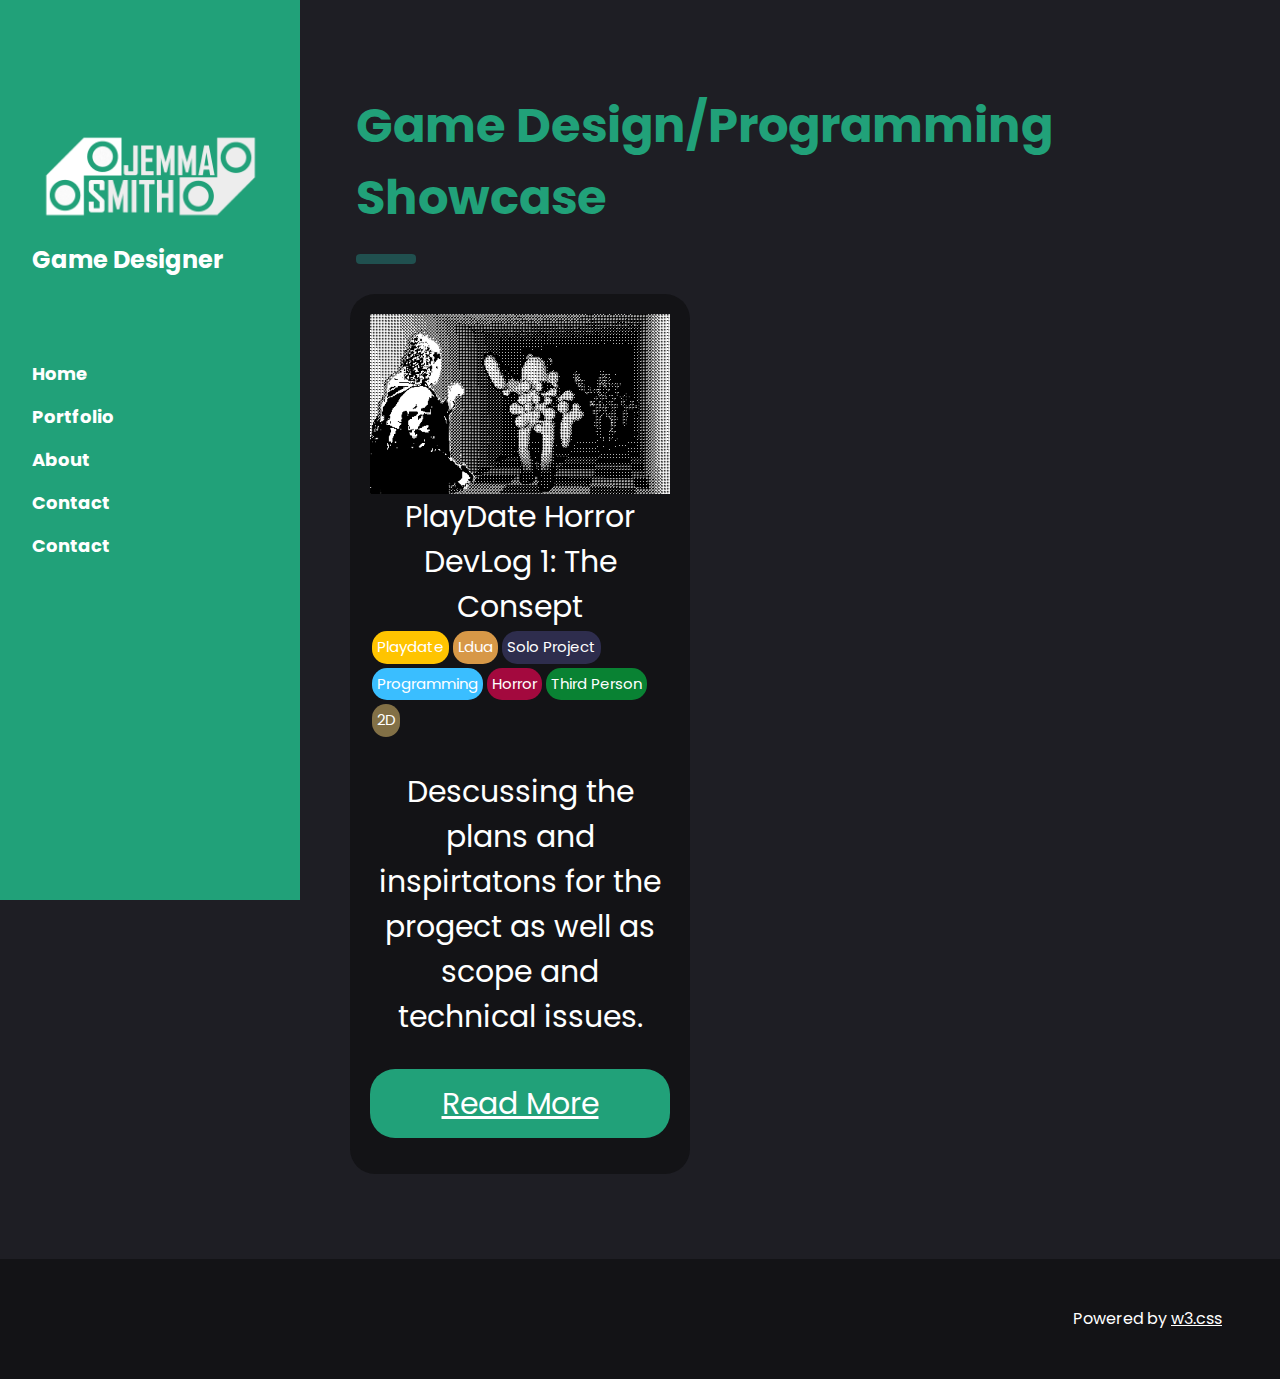
<file: DevLogs.html>
<!DOCTYPE html>
<html lang="en">
<head>
    <title>Dev Logs</title>
    <meta charset="UTF-8">
    <meta name="viewport" content="width=device-width, initial-scale=1">
    <link rel="stylesheet" href="stylesheet.css">
    <link rel="stylesheet" href="https://fonts.googleapis.com/css?family=Poppins">
    <style>
        body, h1, h2, h3, h4, h5 {
            font-family: "Poppins", sans-serif
        }

        body {
            font-size: 16px;
        }

        .w3-half img {
            margin-bottom: -6px;
            margin-top: 16px;
            opacity: 0.8;
            cursor: pointer
        }

            .w3-half img:hover {
                opacity: 1
            }

        /* Create two equal columns that sits next to each other */
        .column {
            -ms-flex: 50%; /* IE 10 */
            flex: 50%;
            padding: 0 4px;
        }

        #MessageBox {
            height: 200px;
        }

        .column img {
            margin-top: 8px;
            vertical-align: middle;
        }

        .row {
            display: -ms-flexbox; /* IE 10 */
            display: flex;
            -ms-flex-wrap: wrap; /* IE 10 */
            flex-wrap: wrap;
            padding: 0 4px;
        }

        #virtcent {
            text-align: center;
        }

        html {
            scroll-behavior: smooth;
        }

        .flex-container {
            display: flex;
            background-color: #1e1e24;
        }

        .flex-container {
            display: flex;
            background-color: #1e1e24;
            flex-wrap: wrap;
            flex-direction: row;
        }

        .flex-container-child {
            border-radius: 25px;
            background-color: #131316;
            margin: 10px;
            padding: 20px;
            font-size: 30px;
            max-width: 340px;
            hight: 3000px;
            text-align: center;
        }

        .mini-flex-container {
            display: flex;
            background-color: #131316;
            flex-wrap: wrap;
            flex-direction: row;
        }

            .mini-flex-container > div {
                border-radius: 15px;
                margin: 2px;
                padding: 5px;
                font-size: 15px;
    </style>
</head>
<body>

    <!-- Sidebar/menu -->
    <nav class="w3-sidebar w3-indigo w3-collapse w3-top w3-large w3-padding" style="z-index:3;width:300px;font-weight:bold;" id="mySidebar">
        <br>
        <a href="javascript:void(0)" onclick="w3_close()" class="w3-button w3-hide-large w3-display-topleft" style="width:100%;font-size:22px">Close Menu</a>
        <div class="w3-container">
            <h3 class="w3-padding-64"><img src="images/JemLogoOpen_White.png" style="width:100%;height:100%" alt="logo"><b><!--Jemma Smith<br>--><br>Game Designer</b></h3>
        </div>
        <div class="w3-bar-block">
            <a href="index.html#Home" onclick="w3_close()" class="w3-bar-item w3-button w3-hover-white">Home</a>
            <a href="index.html#Portfolio" onclick="w3_close()" class="w3-bar-item w3-button w3-hover-white">Portfolio</a>
            <a href="index.html#About" onclick="w3_close()" class="w3-bar-item w3-button w3-hover-white">About</a>
            <a href="index.html#contact" onclick="w3_close()" class="w3-bar-item w3-button w3-hover-white">Contact</a>
            <a href="DevLogs.html" onclick="w3_close()" class="w3-bar-item w3-button w3-hover-white">Contact</a>
        </div>
    </nav>

    <!-- Top menu on small screens -->
    <header class="w3-container w3-top w3-hide-large w3-indigo w3-xlarge w3-padding">
        <a href="javascript:void(0)" class="w3-button w3-indigo w3-margin-right" onclick="w3_open()">☰</a>
        <img src="images/JemLogoOpen_White.png" style="width:15%;height:15%;" alt="logo">
        <!--<span>Jemma Smith</span>-->
    </header>

    <!-- Overlay effect when opening sidebar on small screens -->
    <div class="w3-overlay w3-hide-large" onclick="w3_close()" style="cursor:pointer" title="close side menu" id="myOverlay"></div>

    <!-- !PAGE CONTENT! -->
    <div class="w3-main" style="margin-left:340px;margin-right:40px">

        

        <!-- Code Header -->
        <div class="w3-container" style="margin-top:80px" id="showcase">
            <h1 class="w3-xxxlarge w3-text-indigo"><b>Game Design/Programming Showcase</b></h1>
            <hr style="width:50px;border:5px solid #20504F;" class="w3-round">
        </div>
        <div class="flex-container">
            <div class="flex-container-child">
                <img src="images/DevLog_PD-Horror_1/cooridoorTestRend.png" style="width:100%">
                <br>
                PlayDate Horror DevLog 1: The Consept
                <div class="mini-flex-container">
                    
                    <div style="background-color: #ffc400">Playdate</div>
                    <div style="background-color: #d79847">Ldua</div>
                    <div style="background-color: #2E2d4d">Solo Project</div>
                    <div style="background-color: #3abeff">Programming</div>
                    <div style="background-color: #a3093e">Horror </div>
                    <div style="background-color: #098233">Third Person</div>
                    <div style="background-color: #827046">2D</div>
                </div>
                <p>
                    Descussing the plans and inspirtatons for the progect as well as scope and technical issues.
                </p>
                <a href="DevLog_PD-Horror_1.html">
                    <button style="border-radius: 25px;" class="w3-button w3-block w3-padding-large w3-indigo w3-margin-bottom">Read More</button>
                </a>
            </div>
            
        </div>


       

        <!-- End page content -->
    </div>

    <!-- W3.CSS Container -->
    <div class="w3-light-grey w3-container w3-padding-32" style="margin-top:75px;padding-right:58px"><p class="w3-right">Powered by <a href="https://www.w3schools.com/w3css/default.asp" title="W3.CSS" target="_blank" class="w3-hover-opacity">w3.css</a></p></div>

    <script>// Script to open and close sidebar
function w3_open() {
  document.getElementById("mySidebar").style.display = "block";
  document.getElementById("myOverlay").style.display = "block";
}

function w3_close() {
  document.getElementById("mySidebar").style.display = "none";
  document.getElementById("myOverlay").style.display = "none";
}

// Modal Image Gallery
function onClick(element) {
  document.getElementById("img01").src = element.src;
  document.getElementById("modal01").style.display = "block";
  var captionText = document.getElementById("caption");
  captionText.innerHTML = element.alt;
}</script>

</body>
</html>
</file>
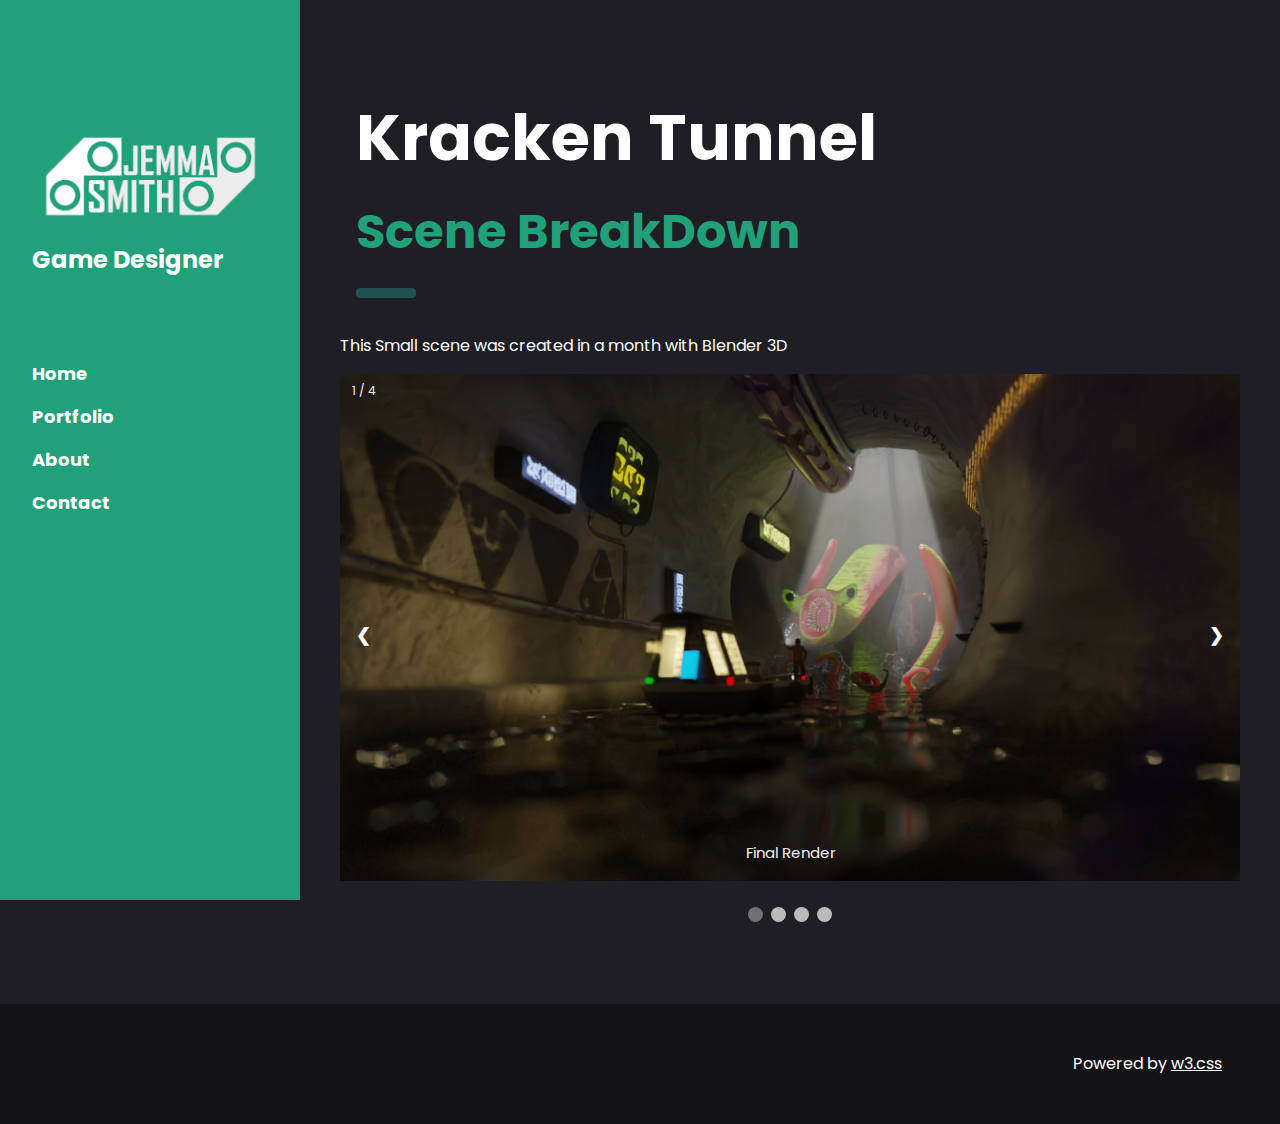
<file: Krakken.html>
<!DOCTYPE html>
<html lang="en">
<head>
<title>Wine And Cheese</title>
<meta charset="UTF-8">
<meta name="viewport" content="width=device-width, initial-scale=1">
<link rel="stylesheet" href="stylesheet.css">
<link rel="stylesheet" href="https://fonts.googleapis.com/css?family=Poppins">
<style>
body,h1,h2,h3,h4,h5 {font-family: "Poppins", sans-serif}
body {font-size:16px;}
.w3-half img{margin-bottom:-6px;margin-top:16px;opacity:0.8;cursor:pointer}
.w3-half img:hover{opacity:1}
.logo { max-width: 10%p;  height:auto;}
</style>
</head>
<body>

<!-- Sidebar/menu -->
<nav class="w3-sidebar w3-indigo w3-collapse w3-top w3-large w3-padding" style="z-index:3;width:300px;font-weight:bold;" id="mySidebar"><br>
  <a href="javascript:void(0)" onclick="w3_close()" class="w3-button w3-hide-large w3-display-topleft" style="width:100%;font-size:22px">Close Menu</a>
  <div class="w3-container">
     <h3 class="w3-padding-64"><img src="images/JemLogoOpen_White.png" style="width:100%;height:100%" alt="logo"><b><!--Jemma Smith<br>--><br>Game Designer</b></h3>
  </div>
  <div class="w3-bar-block">
    <a href="index.html" onclick="w3_close()" class="w3-bar-item w3-button w3-hover-white">Home</a> 
    <a href="Portfolio.html" onclick="w3_close()" class="w3-bar-item w3-button w3-hover-white">Portfolio</a> 
    <a href="About.html" onclick="w3_close()" class="w3-bar-item w3-button w3-hover-white">About</a> 
    <a href="contact.html" onclick="w3_close()" class="w3-bar-item w3-button w3-hover-white">Contact</a>
  </div>
</nav>

<!-- Top menu on small screens -->
<header class="w3-container w3-top w3-hide-large w3-indigo w3-xlarge w3-padding">
  <a href="javascript:void(0)" class="w3-button w3-indigo w3-margin-right" onclick="w3_open()">☰</a>
  <img src="images/JemLogoOpen_White.png" style="width:15%;height:15%;" alt="logo">
  <!--<span>Jemma Smith</span>-->
</header>

<!-- Overlay effect when opening sidebar on small screens -->
<div class="w3-overlay w3-hide-large" onclick="w3_close()" style="cursor:pointer" title="close side menu" id="myOverlay"></div>

<!-- !PAGE CONTENT! -->
<div class="w3-main" style="margin-left:340px;margin-right:40px">

  <!-- Header -->
  <div class="w3-container" style="margin-top:80px" id="showcase">
    <h1 class="w3-jumbo"><b>Kracken Tunnel</b></h1>
    <h1 class="w3-xxxlarge w3-text-indigo"><b>Scene BreakDown</b></h1>
    <hr style="width:50px;border:5px solid #20504F;" class="w3-round">
  </div>
  
  
  
  <!-- slideshow -->
  
 <p> This Small scene was created in a month with Blender 3D</p>
		<!-- Slideshow container -->
		<div class="slideshow-container">

		<!-- Full-width images with number and caption text -->
		<div class="mySlides fade">
			<div class="numbertext">1 / 4</div>
			<img src="images/Tunnel.png" style="width:100%">
			<div class="text">Final Render</div>
		</div>

		<div class="mySlides fade">
			<div class="numbertext">2 / 4</div>
			<img src="images/KrackenTexture.png" style="width:100%">
			<div class="text">Textured</div>
		</div>

		<div class="mySlides fade">
			<div class="numbertext">3 / 4</div>
			<img src="images/Krakken1.png" style="width:100%">
			<div class="text">Work Space></div>
		</div>
		
		<div class="mySlides fade">
			<div class="numbertext">4 / 4</div>
			<img src="images/KrakkenWF.png" style="width:100%">
			<div class="text">Wire Frame</div>
		</div>
		

		<!-- Next and previous buttons -->
		<a class="prev" onclick="plusSlides(-1)">&#10094;</a>
		<a class="next" onclick="plusSlides(1)">&#10095;</a>
		</div>
		<br>

		<!-- The dots/circles -->
		<div style="text-align:center">
		<span class="dot" onclick="currentSlide(1)"></span>
		<span class="dot" onclick="currentSlide(2)"></span>
		<span class="dot" onclick="currentSlide(3)"></span>
		<span class="dot" onclick="currentSlide(4)"></span>
		
		</div>
		</div>

 <!-- Photo grid (modal) -->
  <div class="w3-row-padding">
    
    
	  
  </div>
<script>
let slideIndex = 1;
showSlides(slideIndex);

function plusSlides(n) {
  showSlides(slideIndex += n);
}

function currentSlide(n) {
  showSlides(slideIndex = n);
}

function showSlides(n) {
  let i;
  let slides = document.getElementsByClassName("mySlides");
  let dots = document.getElementsByClassName("dot");
  if (n > slides.length) {slideIndex = 1}    
  if (n < 1) {slideIndex = slides.length}
  for (i = 0; i < slides.length; i++) {
    slides[i].style.display = "none";  
  }
  for (i = 0; i < dots.length; i++) {
    dots[i].className = dots[i].className.replace(" active", "");
  }
  slides[slideIndex-1].style.display = "block";  
  dots[slideIndex-1].className += " active";
}
</script>
 
<!-- End page content -->
</div>

<!-- W3.CSS Container -->
<div class="w3-light-grey w3-container w3-padding-32" style="margin-top:75px;padding-right:58px"><p class="w3-right">Powered by <a href="https://www.w3schools.com/w3css/default.asp" title="W3.CSS" target="_blank" class="w3-hover-opacity">w3.css</a></p></div>

<script>
// Script to open and close sidebar
function w3_open() {
  document.getElementById("mySidebar").style.display = "block";
  document.getElementById("myOverlay").style.display = "block";
}
 
function w3_close() {
  document.getElementById("mySidebar").style.display = "none";
  document.getElementById("myOverlay").style.display = "none";
}

// Modal Image Gallery
function onClick(element) {
  document.getElementById("img01").src = element.src;
  document.getElementById("modal01").style.display = "block";
  var captionText = document.getElementById("caption");
  captionText.innerHTML = element.alt;
}
</script>

</body>
</html>
</file>
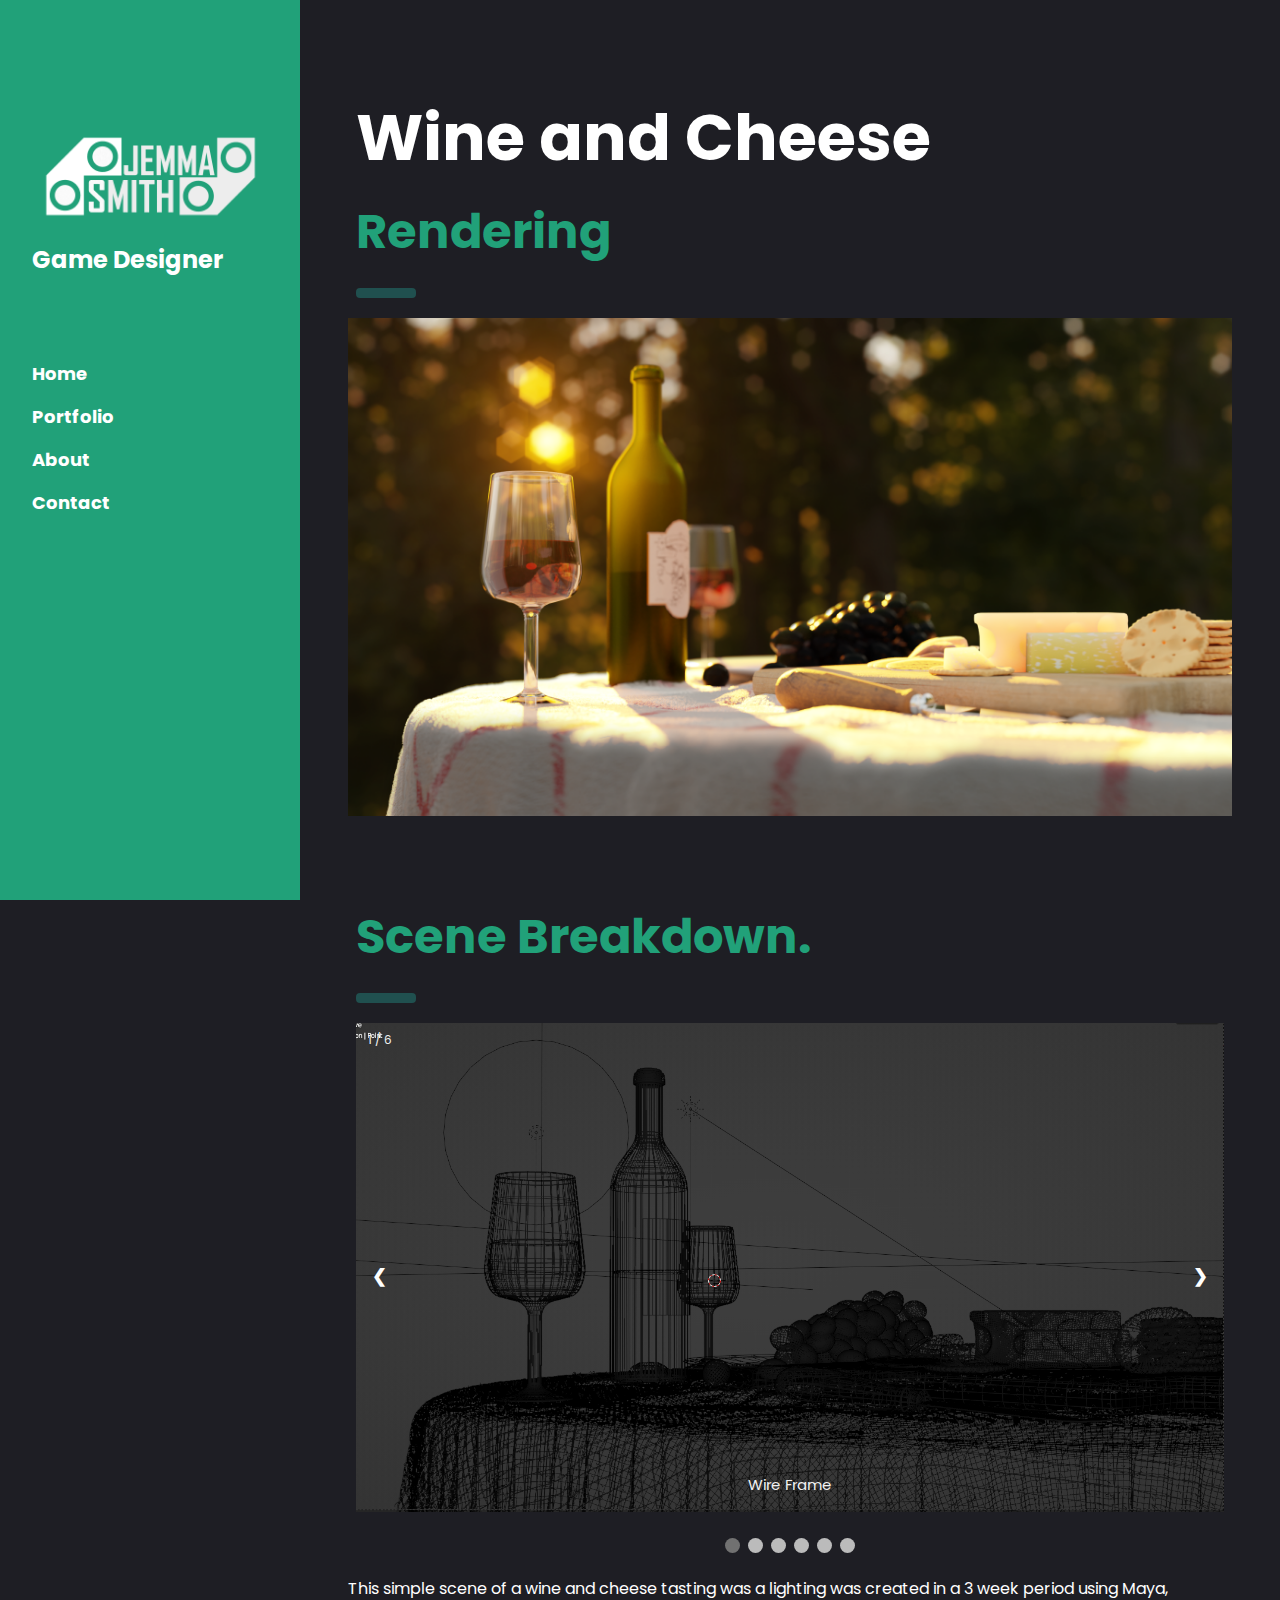
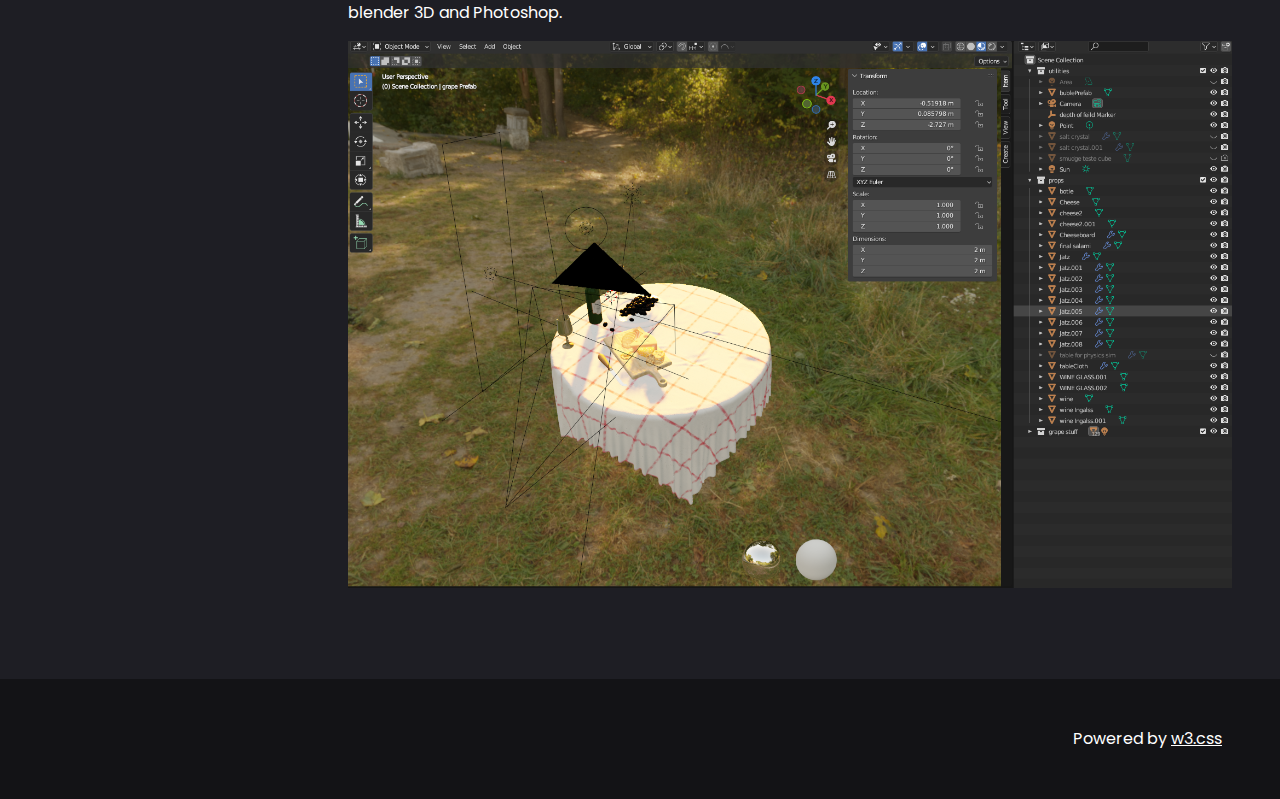
<file: WineAndCheese.html>
<!DOCTYPE html>
<html lang="en">
<head>
<title>Wine And Cheese</title>
<meta charset="UTF-8">
<meta name="viewport" content="width=device-width, initial-scale=1">
<link rel="stylesheet" href="stylesheet.css">
<link rel="stylesheet" href="https://fonts.googleapis.com/css?family=Poppins">
<style>
body,h1,h2,h3,h4,h5 {font-family: "Poppins", sans-serif}
body {font-size:16px;}
.w3-half img{margin-bottom:-6px;margin-top:16px;opacity:0.8;cursor:pointer}
.w3-half img:hover{opacity:1}
.logo { max-width: 10%p;  height:auto;}
</style>
</head>
<body>

<!-- Sidebar/menu -->
<nav class="w3-sidebar w3-indigo w3-collapse w3-top w3-large w3-padding" style="z-index:3;width:300px;font-weight:bold;" id="mySidebar"><br>
  <a href="javascript:void(0)" onclick="w3_close()" class="w3-button w3-hide-large w3-display-topleft" style="width:100%;font-size:22px">Close Menu</a>
  <div class="w3-container">
     <h3 class="w3-padding-64"><img src="images/JemLogoOpen_White.png" style="width:100%;height:100%" alt="logo"><b><!--Jemma Smith<br>--><br>Game Designer</b></h3>
  </div>
  <div class="w3-bar-block">
    <a href="index.html" onclick="w3_close()" class="w3-bar-item w3-button w3-hover-white">Home</a> 
    <a href="Portfolio.html" onclick="w3_close()" class="w3-bar-item w3-button w3-hover-white">Portfolio</a> 
    <a href="About.html" onclick="w3_close()" class="w3-bar-item w3-button w3-hover-white">About</a> 
    <a href="contact.html" onclick="w3_close()" class="w3-bar-item w3-button w3-hover-white">Contact</a>
  </div>
</nav>

<!-- Top menu on small screens -->
<header class="w3-container w3-top w3-hide-large w3-indigo w3-xlarge w3-padding">
  <a href="javascript:void(0)" class="w3-button w3-indigo w3-margin-right" onclick="w3_open()">☰</a>
  <img src="images/JemLogoOpen_White.png" style="width:15%;height:15%;" alt="logo">
  <!--<span>Jemma Smith</span>-->
</header>

<!-- Overlay effect when opening sidebar on small screens -->
<div class="w3-overlay w3-hide-large" onclick="w3_close()" style="cursor:pointer" title="close side menu" id="myOverlay"></div>

<!-- !PAGE CONTENT! -->
<div class="w3-main" style="margin-left:340px;margin-right:40px">

  <!-- Header -->
  <div class="w3-container" style="margin-top:80px" id="showcase">
    <h1 class="w3-jumbo"><b>Wine and Cheese</b></h1>
    <h1 class="w3-xxxlarge w3-text-indigo"><b>Rendering</b></h1>
    <hr style="width:50px;border:5px solid #20504F;" class="w3-round">
  </div>
  
  <!-- Photo grid (modal) -->
  <div class="w3-row-padding">
    
      <img src="images/wineV2 (1).png" style="width:100%" alt="the final render">
	  
  </div>
  
  <!-- slideshow -->
  <div class="w3-container" id="Scene Breakdown" style="margin-top:75px">
    <h1 class="w3-xxxlarge w3-text-indigo"><b>Scene Breakdown.</b></h1>
    <hr style="width:50px;border:5px solid #20504F;" class="w3-round">
		<!-- Slideshow container -->
		<div class="slideshow-container">

		<!-- Full-width images with number and caption text -->
		<div class="mySlides fade">
			<div class="numbertext">1 / 6</div>
			<img src="images/wine 1.png" style="width:100%">
			<div class="text">Wire Frame</div>
		</div>

		<div class="mySlides fade">
			<div class="numbertext">2 / 6</div>
			<img src="images/wine2.png" style="width:100%">
			<div class="text">Work Space</div>
		</div>

		<div class="mySlides fade">
			<div class="numbertext">3 / 6</div>
			<img src="images/wine3.png" style="width:100%">
			<div class="text">Partial material</div>
		</div>
		
		<div class="mySlides fade">
			<div class="numbertext">4 / 6</div>
			<img src="images/wine5.png" style="width:100%">
			<div class="text">early render</div>
		</div>
		
		<div class="mySlides fade">
			<div class="numbertext">5 / 6</div>
			<img src="images/wine4.png" style="width:100%">
			<div class="text">improved lighting</div>
		</div>
		
		<div class="mySlides fade">
			<div class="numbertext">6 / 6</div>
			<img src="images/wine6.png" style="width:100%">
			<div class="text">final image with compositing</div>
		</div>

		<!-- Next and previous buttons -->
		<a class="prev" onclick="plusSlides(-1)">&#10094;</a>
		<a class="next" onclick="plusSlides(1)">&#10095;</a>
		</div>
		<br>

		<!-- The dots/circles -->
		<div style="text-align:center">
		<span class="dot" onclick="currentSlide(1)"></span>
		<span class="dot" onclick="currentSlide(2)"></span>
		<span class="dot" onclick="currentSlide(3)"></span>
		<span class="dot" onclick="currentSlide(4)"></span>
		<span class="dot" onclick="currentSlide(5)"></span>
		<span class="dot" onclick="currentSlide(6)"></span>
		</div>
		</div>

 <!-- Photo grid (modal) -->
  <div class="w3-row-padding">
    <p> This simple scene of a wine and cheese tasting was a lighting was created in a 3 week period using Maya, blender 3D and Photoshop. <p/>
      <img src="images/wine7.png" style="width:100%" alt="Scene overview">
	 <!-- <img src="gifs/wineBreakDown.gif" style="width:100%" alt="sceneBreakDownAnimation"> -->
	  
	  
  </div>
<script>
let slideIndex = 1;
showSlides(slideIndex);

function plusSlides(n) {
  showSlides(slideIndex += n);
}

function currentSlide(n) {
  showSlides(slideIndex = n);
}

function showSlides(n) {
  let i;
  let slides = document.getElementsByClassName("mySlides");
  let dots = document.getElementsByClassName("dot");
  if (n > slides.length) {slideIndex = 1}    
  if (n < 1) {slideIndex = slides.length}
  for (i = 0; i < slides.length; i++) {
    slides[i].style.display = "none";  
  }
  for (i = 0; i < dots.length; i++) {
    dots[i].className = dots[i].className.replace(" active", "");
  }
  slides[slideIndex-1].style.display = "block";  
  dots[slideIndex-1].className += " active";
}
</script>
 
<!-- End page content -->
</div>

<!-- W3.CSS Container -->
<div class="w3-light-grey w3-container w3-padding-32" style="margin-top:75px;padding-right:58px"><p class="w3-right">Powered by <a href="https://www.w3schools.com/w3css/default.asp" title="W3.CSS" target="_blank" class="w3-hover-opacity">w3.css</a></p></div>

<script>
// Script to open and close sidebar
function w3_open() {
  document.getElementById("mySidebar").style.display = "block";
  document.getElementById("myOverlay").style.display = "block";
}
 
function w3_close() {
  document.getElementById("mySidebar").style.display = "none";
  document.getElementById("myOverlay").style.display = "none";
}

// Modal Image Gallery
function onClick(element) {
  document.getElementById("img01").src = element.src;
  document.getElementById("modal01").style.display = "block";
  var captionText = document.getElementById("caption");
  captionText.innerHTML = element.alt;
}
</script>

</body>
</html>
</file>
<file: stylesheet.css>
/* W3.CSS 4.15 December 2020 by Jan Egil and Borge Refsnes */
html{box-sizing:border-box}*,*:before,*:after{box-sizing:inherit}
html { background-color: #1E1E24; color:#ffffff; }
/* Extract from normalize.css by Nicolas Gallagher and Jonathan Neal git.io/normalize */
html{background-color: #1E1E24;-ms-text-size-adjust:100%;-webkit-text-size-adjust:100%}body{margin:0}
article,aside,details,figcaption,figure,footer,header,main,menu,nav,section{display:block}summary{display:list-item}
audio,canvas,progress,video{display:inline-block}progress{vertical-align:baseline}
audio:not([controls]){display:none;height:0}[hidden],template{display:none}
a{background-color:transparent}a:active,a:hover{outline-width:0}
abbr[title]{border-bottom:none;text-decoration:underline;text-decoration:underline dotted}
b,strong{font-weight:bolder}dfn{font-style:italic}mark{background:#ff0;color:#000}
small{font-size:80%}sub,sup{font-size:75%;line-height:0;position:relative;vertical-align:baseline}
sub{bottom:-0.25em}sup{top:-0.5em}figure{margin:1em 40px}img{border-style:none}
code,kbd,pre,samp{font-family:monospace,monospace;font-size:1em}hr{box-sizing:content-box;height:0;overflow:visible}
button,input,select,textarea,optgroup{font:inherit;margin:0}optgroup{font-weight:bold}
button,input{overflow:visible}button,select{text-transform:none}
button,[type=button],[type=reset],[type=submit]{-webkit-appearance:button}
button::-moz-focus-inner,[type=button]::-moz-focus-inner,[type=reset]::-moz-focus-inner,[type=submit]::-moz-focus-inner{border-style:none;padding:0}
button:-moz-focusring,[type=button]:-moz-focusring,[type=reset]:-moz-focusring,[type=submit]:-moz-focusring{outline:1px dotted ButtonText}
fieldset{border:1px solid #c0c0c0;margin:0 2px;padding:.35em .625em .75em}
legend{color:inherit;display:table;max-width:100%;padding:0;white-space:normal}textarea{overflow:auto}
[type=checkbox],[type=radio]{padding:0}
[type=number]::-webkit-inner-spin-button,[type=number]::-webkit-outer-spin-button{height:auto}
[type=search]{-webkit-appearance:textfield;outline-offset:-2px}
[type=search]::-webkit-search-decoration{-webkit-appearance:none}
::-webkit-file-upload-button{-webkit-appearance:button;font:inherit}
/* End extract */
html,body{font-family:Verdana,sans-serif;font-size:15px;line-height:1.5}html{overflow-x:hidden}
h1{font-size:36px}h2{font-size:30px}h3{font-size:24px}h4{font-size:20px}h5{font-size:18px}h6{font-size:16px}
.w3-serif{font-family:serif}.w3-sans-serif{font-family:sans-serif}.w3-cursive{font-family:cursive}.w3-monospace{font-family:monospace}
h1,h2,h3,h4,h5,h6{font-family:"Segoe UI",Arial,sans-serif;font-weight:400;margin:10px 0}.w3-wide{letter-spacing:4px}
hr{border:0;border-top:1px solid #eee;margin:20px 0}
.w3-image{max-width:100%;height:auto}img{vertical-align:middle}a{color:inherit}
.w3-table,.w3-table-all{border-collapse:collapse;border-spacing:0;width:100%;display:table}.w3-table-all{border:1px solid #ccc}
.w3-bordered tr,.w3-table-all tr{border-bottom:1px solid #ddd}.w3-striped tbody tr:nth-child(even){background-color:#f1f1f1}
.w3-table-all tr:nth-child(odd){background-color:#fff}.w3-table-all tr:nth-child(even){background-color:#f1f1f1}
.w3-hoverable tbody tr:hover,.w3-ul.w3-hoverable li:hover{background-color:#ccc}.w3-centered tr th,.w3-centered tr td{text-align:center}
.w3-table td,.w3-table th,.w3-table-all td,.w3-table-all th{padding:8px 8px;display:table-cell;text-align:left;vertical-align:top}
.w3-table th:first-child,.w3-table td:first-child,.w3-table-all th:first-child,.w3-table-all td:first-child{padding-left:16px}
.w3-btn,.w3-button{border:none;display:inline-block;padding:8px 16px;vertical-align:middle;overflow:hidden;text-decoration:none;color:inherit;background-color:inherit;text-align:center;cursor:pointer;white-space:nowrap}
.w3-btn:hover{box-shadow:0 8px 16px 0 rgba(0,0,0,0.2),0 6px 20px 0 rgba(0,0,0,0.19)}
.w3-btn,.w3-button{-webkit-touch-callout:none;-webkit-user-select:none;-khtml-user-select:none;-moz-user-select:none;-ms-user-select:none;user-select:none}   
.w3-disabled,.w3-btn:disabled,.w3-button:disabled{cursor:not-allowed;opacity:0.3}.w3-disabled *,:disabled *{pointer-events:none}
.w3-btn.w3-disabled:hover,.w3-btn:disabled:hover{box-shadow:none}
.w3-badge,.w3-tag{background-color:#000;color:#fff;display:inline-block;padding-left:8px;padding-right:8px;text-align:center}.w3-badge{border-radius:50%}
.w3-ul{list-style-type:none;padding:0;margin:0}.w3-ul li{padding:8px 16px;border-bottom:1px solid #ddd}.w3-ul li:last-child{border-bottom:none}
.w3-tooltip,.w3-display-container{position:relative}.w3-tooltip .w3-text{display:none}.w3-tooltip:hover .w3-text{display:inline-block}
.w3-ripple:active{opacity:0.5}.w3-ripple{transition:opacity 0s}
.w3-input{padding:8px;display:block;border:none;border-bottom:1px solid #ccc;width:100%}
.w3-select{padding:9px 0;width:100%;border:none;border-bottom:1px solid #ccc}
.w3-dropdown-click,.w3-dropdown-hover{position:relative;display:inline-block;cursor:pointer}
.w3-dropdown-hover:hover .w3-dropdown-content{display:block}
.w3-dropdown-hover:first-child,.w3-dropdown-click:hover{background-color:#ccc;color:#000}
.w3-dropdown-hover:hover > .w3-button:first-child,.w3-dropdown-click:hover > .w3-button:first-child{background-color:#ccc;color:#000}
.w3-dropdown-content{cursor:auto;color:#000;background-color:#fff;display:none;position:absolute;min-width:160px;margin:0;padding:0;z-index:1}
.w3-check,.w3-radio{width:24px;height:24px;position:relative;top:6px}
.w3-sidebar{height:100%;width:200px;background-color:#fff;position:fixed!important;z-index:1;overflow:auto}
.w3-bar-block .w3-dropdown-hover,.w3-bar-block .w3-dropdown-click{width:100%}
.w3-bar-block .w3-dropdown-hover .w3-dropdown-content,.w3-bar-block .w3-dropdown-click .w3-dropdown-content{min-width:100%}
.w3-bar-block .w3-dropdown-hover .w3-button,.w3-bar-block .w3-dropdown-click .w3-button{width:100%;text-align:left;padding:8px 16px}
.w3-main,#main{transition:margin-left .4s}
.w3-modal{z-index:3;display:none;padding-top:100px;position:fixed;left:0;top:0;width:100%;height:100%;overflow:auto;background-color:rgb(0,0,0);background-color:rgba(0,0,0,0.4)}
.w3-modal-content{margin:auto;background-color:#fff;position:relative;padding:0;outline:0;width:600px}
.w3-bar{width:100%;overflow:hidden}.w3-center .w3-bar{display:inline-block;width:auto}
.w3-bar .w3-bar-item{padding:8px 16px;float:left;width:auto;border:none;display:block;outline:0}
.w3-bar .w3-dropdown-hover,.w3-bar .w3-dropdown-click{position:static;float:left}
.w3-bar .w3-button{white-space:normal}
.w3-bar-block .w3-bar-item{width:100%;display:block;padding:8px 16px;text-align:left;border:none;white-space:normal;float:none;outline:0}
.w3-bar-block.w3-center .w3-bar-item{text-align:center}.w3-block{display:block;width:100%}
.w3-responsive{display:block;overflow-x:auto}
.w3-container:after,.w3-container:before,.w3-panel:after,.w3-panel:before,.w3-row:after,.w3-row:before,.w3-row-padding:after,.w3-row-padding:before,
.w3-cell-row:before,.w3-cell-row:after,.w3-clear:after,.w3-clear:before,.w3-bar:before,.w3-bar:after{content:"";display:table;clear:both}
.w3-col,.w3-half,.w3-third,.w3-twothird,.w3-threequarter,.w3-quarter{float:left;width:100%}
.w3-col.s1{width:8.33333%}.w3-col.s2{width:16.66666%}.w3-col.s3{width:24.99999%}.w3-col.s4{width:33.33333%}
.w3-col.s5{width:41.66666%}.w3-col.s6{width:49.99999%}.w3-col.s7{width:58.33333%}.w3-col.s8{width:66.66666%}
.w3-col.s9{width:74.99999%}.w3-col.s10{width:83.33333%}.w3-col.s11{width:91.66666%}.w3-col.s12{width:99.99999%}
@media (min-width:601px){.w3-col.m1{width:8.33333%}.w3-col.m2{width:16.66666%}.w3-col.m3,.w3-quarter{width:24.99999%}.w3-col.m4,.w3-third{width:33.33333%}
.w3-col.m5{width:41.66666%}.w3-col.m6,.w3-half{width:49.99999%}.w3-col.m7{width:58.33333%}.w3-col.m8,.w3-twothird{width:66.66666%}
.w3-col.m9,.w3-threequarter{width:74.99999%}.w3-col.m10{width:83.33333%}.w3-col.m11{width:91.66666%}.w3-col.m12{width:99.99999%}}
@media (min-width:993px){.w3-col.l1{width:8.33333%}.w3-col.l2{width:16.66666%}.w3-col.l3{width:24.99999%}.w3-col.l4{width:33.33333%}
.w3-col.l5{width:41.66666%}.w3-col.l6{width:49.99999%}.w3-col.l7{width:58.33333%}.w3-col.l8{width:66.66666%}
.w3-col.l9{width:74.99999%}.w3-col.l10{width:83.33333%}.w3-col.l11{width:91.66666%}.w3-col.l12{width:99.99999%}}
.w3-rest{overflow:hidden}.w3-stretch{margin-left:-16px;margin-right:-16px}
.w3-content,.w3-auto{margin-left:auto;margin-right:auto}.w3-content{max-width:980px}.w3-auto{max-width:1140px}
.w3-cell-row{display:table;width:100%}.w3-cell{display:table-cell}
.w3-cell-top{vertical-align:top}.w3-cell-middle{vertical-align:middle}.w3-cell-bottom{vertical-align:bottom}
.w3-hide{display:none!important}.w3-show-block,.w3-show{display:block!important}.w3-show-inline-block{display:inline-block!important}
@media (max-width:1205px){.w3-auto{max-width:95%}}
@media (max-width:600px){.w3-modal-content{margin:0 10px;width:auto!important}.w3-modal{padding-top:30px}
.w3-dropdown-hover.w3-mobile .w3-dropdown-content,.w3-dropdown-click.w3-mobile .w3-dropdown-content{position:relative}	
.w3-hide-small{display:none!important}.w3-mobile{display:block;width:100%!important}.w3-bar-item.w3-mobile,.w3-dropdown-hover.w3-mobile,.w3-dropdown-click.w3-mobile{text-align:center}
.w3-dropdown-hover.w3-mobile,.w3-dropdown-hover.w3-mobile .w3-btn,.w3-dropdown-hover.w3-mobile .w3-button,.w3-dropdown-click.w3-mobile,.w3-dropdown-click.w3-mobile .w3-btn,.w3-dropdown-click.w3-mobile .w3-button{width:100%}}
@media (max-width:768px){.w3-modal-content{width:500px}.w3-modal{padding-top:50px}}
@media (min-width:993px){.w3-modal-content{width:900px}.w3-hide-large{display:none!important}.w3-sidebar.w3-collapse{display:block!important}}
@media (max-width:992px) and (min-width:601px){.w3-hide-medium{display:none!important}}
@media (max-width:992px){.w3-sidebar.w3-collapse{display:none}.w3-main{margin-left:0!important;margin-right:0!important}.w3-auto{max-width:100%}}
.w3-top,.w3-bottom{position:fixed;width:100%;z-index:1}.w3-top{top:0}.w3-bottom{bottom:0}
.w3-overlay{position:fixed;display:none;width:100%;height:100%;top:0;left:0;right:0;bottom:0;background-color:rgba(0,0,0,0.5);z-index:2}
.w3-display-topleft{position:absolute;left:0;top:0}.w3-display-topright{position:absolute;right:0;top:0}
.w3-display-bottomleft{position:absolute;left:0;bottom:0}.w3-display-bottomright{position:absolute;right:0;bottom:0}
.w3-display-middle{position:absolute;top:50%;left:50%;transform:translate(-50%,-50%);-ms-transform:translate(-50%,-50%)}
.w3-display-left{position:absolute;top:50%;left:0%;transform:translate(0%,-50%);-ms-transform:translate(-0%,-50%)}
.w3-display-right{position:absolute;top:50%;right:0%;transform:translate(0%,-50%);-ms-transform:translate(0%,-50%)}
.w3-display-topmiddle{position:absolute;left:50%;top:0;transform:translate(-50%,0%);-ms-transform:translate(-50%,0%)}
.w3-display-bottommiddle{position:absolute;left:50%;bottom:0;transform:translate(-50%,0%);-ms-transform:translate(-50%,0%)}
.w3-display-container:hover .w3-display-hover{display:block}.w3-display-container:hover span.w3-display-hover{display:inline-block}.w3-display-hover{display:none}
.w3-display-position{position:absolute}
.w3-circle{border-radius:50%}
.w3-round-small{border-radius:2px}.w3-round,.w3-round-medium{border-radius:4px}.w3-round-large{border-radius:8px}.w3-round-xlarge{border-radius:16px}.w3-round-xxlarge{border-radius:32px}
.w3-row-padding,.w3-row-padding>.w3-half,.w3-row-padding>.w3-third,.w3-row-padding>.w3-twothird,.w3-row-padding>.w3-threequarter,.w3-row-padding>.w3-quarter,.w3-row-padding>.w3-col{padding:0 8px}
.w3-container,.w3-panel{padding:0.01em 16px}.w3-panel{margin-top:16px;margin-bottom:16px}
.w3-code,.w3-codespan{font-family:Consolas,"courier new";font-size:16px}
.w3-code{width:auto;background-color:#fff;padding:8px 12px;border-left:4px solid #4CAF50;word-wrap:break-word}
.w3-codespan{color:crimson;background-color:#f1f1f1;padding-left:4px;padding-right:4px;font-size:110%}
.w3-card,.w3-card-2{box-shadow:0 2px 5px 0 rgba(0,0,0,0.16),0 2px 10px 0 rgba(0,0,0,0.12)}
.w3-card-4,.w3-hover-shadow:hover{box-shadow:0 4px 10px 0 rgba(0,0,0,0.2),0 4px 20px 0 rgba(0,0,0,0.19)}
.w3-spin{animation:w3-spin 2s infinite linear}@keyframes w3-spin{0%{transform:rotate(0deg)}100%{transform:rotate(359deg)}}
.w3-animate-fading{animation:fading 10s infinite}@keyframes fading{0%{opacity:0}50%{opacity:1}100%{opacity:0}}
.w3-animate-opacity{animation:opac 0.8s}@keyframes opac{from{opacity:0} to{opacity:1}}
.w3-animate-top{position:relative;animation:animatetop 0.4s}@keyframes animatetop{from{top:-300px;opacity:0} to{top:0;opacity:1}}
.w3-animate-left{position:relative;animation:animateleft 0.4s}@keyframes animateleft{from{left:-300px;opacity:0} to{left:0;opacity:1}}
.w3-animate-right{position:relative;animation:animateright 0.4s}@keyframes animateright{from{right:-300px;opacity:0} to{right:0;opacity:1}}
.w3-animate-bottom{position:relative;animation:animatebottom 0.4s}@keyframes animatebottom{from{bottom:-300px;opacity:0} to{bottom:0;opacity:1}}
.w3-animate-zoom {animation:animatezoom 0.6s}@keyframes animatezoom{from{transform:scale(0)} to{transform:scale(1)}}
.w3-animate-input{transition:width 0.4s ease-in-out}.w3-animate-input:focus{width:100%!important}
.w3-opacity,.w3-hover-opacity:hover{opacity:0.60}.w3-opacity-off,.w3-hover-opacity-off:hover{opacity:1}
.w3-opacity-max{opacity:0.25}.w3-opacity-min{opacity:0.75}
.w3-greyscale-max,.w3-grayscale-max,.w3-hover-greyscale:hover,.w3-hover-grayscale:hover{filter:grayscale(100%)}
.w3-greyscale,.w3-grayscale{filter:grayscale(75%)}.w3-greyscale-min,.w3-grayscale-min{filter:grayscale(50%)}
.w3-sepia{filter:sepia(75%)}.w3-sepia-max,.w3-hover-sepia:hover{filter:sepia(100%)}.w3-sepia-min{filter:sepia(50%)}
.w3-tiny{font-size:10px!important}.w3-small{font-size:12px!important}.w3-medium{font-size:15px!important}.w3-large{font-size:18px!important}
.w3-xlarge{font-size:24px!important}.w3-xxlarge{font-size:36px!important}.w3-xxxlarge{font-size:48px!important}.w3-jumbo{font-size:64px!important}
.w3-left-align{text-align:left!important}.w3-right-align{text-align:right!important}.w3-justify{text-align:justify!important}.w3-center{text-align:center!important}
.w3-border-0{border:0!important}.w3-border{border:1px solid #ccc!important}
.w3-border-top{border-top:1px solid #ccc!important}.w3-border-bottom{border-bottom:1px solid #ccc!important}
.w3-border-left{border-left:1px solid #ccc!important}.w3-border-right{border-right:1px solid #ccc!important}
.w3-topbar{border-top:6px solid #ccc!important}.w3-bottombar{border-bottom:6px solid #ccc!important}
.w3-leftbar{border-left:6px solid #ccc!important}.w3-rightbar{border-right:6px solid #ccc!important}
.w3-section,.w3-code{margin-top:16px!important;margin-bottom:16px!important}
.w3-margin{margin:16px!important}.w3-margin-top{margin-top:16px!important}.w3-margin-bottom{margin-bottom:16px!important}
.w3-margin-left{margin-left:16px!important}.w3-margin-right{margin-right:16px!important}
.w3-padding-small{padding:4px 8px!important}.w3-padding{padding:8px 16px!important}.w3-padding-large{padding:12px 24px!important}
.w3-padding-16{padding-top:16px!important;padding-bottom:16px!important}.w3-padding-24{padding-top:24px!important;padding-bottom:24px!important}
.w3-padding-32{padding-top:32px!important;padding-bottom:32px!important}.w3-padding-48{padding-top:48px!important;padding-bottom:48px!important}
.w3-padding-64{padding-top:64px!important;padding-bottom:64px!important}
.w3-padding-top-64{padding-top:64px!important}.w3-padding-top-48{padding-top:48px!important}
.w3-padding-top-32{padding-top:32px!important}.w3-padding-top-24{padding-top:24px!important}
.w3-left{float:left!important}.w3-right{float:right!important}
.w3-button:hover{color:#000!important;background-color:#ccc!important}
.w3-transparent,.w3-hover-none:hover{background-color:transparent!important}
.w3-hover-none:hover{box-shadow:none!important}
/* Colors */
.w3-amber,.w3-hover-amber:hover{color:#000!important;background-color:#ffc107!important}
.w3-aqua,.w3-hover-aqua:hover{color:#000!important;background-color:#00ffff!important}
.w3-blue,.w3-hover-blue:hover{color:#fff!important;background-color:#2196F3!important}
.w3-light-blue,.w3-hover-light-blue:hover{color:#000!important;background-color:#87CEEB!important}
.w3-brown,.w3-hover-brown:hover{color:#fff!important;background-color:#795548!important}
.w3-cyan,.w3-hover-cyan:hover{color:#000!important;background-color:#00bcd4!important}
.w3-blue-grey,.w3-hover-blue-grey:hover,.w3-blue-gray,.w3-hover-blue-gray:hover{color:#fff!important;background-color:#607d8b!important}
.w3-green,.w3-hover-green:hover{color:#fff!important;background-color:#4CAF50!important}
.w3-light-green,.w3-hover-light-green:hover{color:#000!important;background-color:#8bc34a!important}
.w3-indigo,.w3-hover-indigo:hover{color:#fff!important;background-color:#21A179!important}
.w3-khaki,.w3-hover-khaki:hover{color:#000!important;background-color:#f0e68c!important}
.w3-lime,.w3-hover-lime:hover{color:#000!important;background-color:#cddc39!important}
.w3-orange,.w3-hover-orange:hover{color:#000!important;background-color:#ff9800!important}
.w3-deep-orange,.w3-hover-deep-orange:hover{color:#fff!important;background-color:#ff5722!important}
.w3-pink,.w3-hover-pink:hover{color:#fff!important;background-color:#e91e63!important}
.w3-purple,.w3-hover-purple:hover{color:#fff!important;background-color:#9c27b0!important}
.w3-deep-purple,.w3-hover-deep-purple:hover{color:#fff!important;background-color:#673ab7!important}
.w3-red,.w3-hover-red:hover{color:#fff!important;background-color:#f44336!important}
.w3-sand,.w3-hover-sand:hover{color:#000!important;background-color:#fdf5e6!important}
.w3-teal,.w3-hover-teal:hover{color:#fff!important;background-color:#009688!important}
.w3-yellow,.w3-hover-yellow:hover{color:#000!important;background-color:#ffeb3b!important}
.w3-white,.w3-hover-white:hover{color:#000!important;background-color:#fff!important}
.w3-black,.w3-hover-black:hover{color:#fff!important;background-color:#000!important}
.w3-grey,.w3-hover-grey:hover,.w3-gray,.w3-hover-gray:hover{color:#000!important;background-color:#9e9e9e!important}
.w3-light-grey,.w3-hover-light-grey:hover,.w3-light-gray,.w3-hover-light-gray:hover{color:#ffffff!important;background-color:#131316!important}
.w3-dark-grey,.w3-hover-dark-grey:hover,.w3-dark-gray,.w3-hover-dark-gray:hover{color:#fff!important;background-color:#616161!important}
.w3-pale-red,.w3-hover-pale-red:hover{color:#000!important;background-color:#ffdddd!important}
.w3-pale-green,.w3-hover-pale-green:hover{color:#000!important;background-color:#ddffdd!important}
.w3-pale-yellow,.w3-hover-pale-yellow:hover{color:#000!important;background-color:#ffffcc!important}
.w3-pale-blue,.w3-hover-pale-blue:hover{color:#000!important;background-color:#ddffff!important}
.w3-text-amber,.w3-hover-text-amber:hover{color:#ffc107!important}
.w3-text-aqua,.w3-hover-text-aqua:hover{color:#00ffff!important}
.w3-text-blue,.w3-hover-text-blue:hover{color:#2196F3!important}
.w3-text-light-blue,.w3-hover-text-light-blue:hover{color:#87CEEB!important}
.w3-text-brown,.w3-hover-text-brown:hover{color:#795548!important}
.w3-text-cyan,.w3-hover-text-cyan:hover{color:#00bcd4!important}
.w3-text-blue-grey,.w3-hover-text-blue-grey:hover,.w3-text-blue-gray,.w3-hover-text-blue-gray:hover{color:#607d8b!important}
.w3-text-green,.w3-hover-text-green:hover{color:#4CAF50!important}
.w3-text-light-green,.w3-hover-text-light-green:hover{color:#8bc34a!important}
.w3-text-indigo,.w3-hover-text-indigo:hover{color:#21A179!important}
.w3-text-khaki,.w3-hover-text-khaki:hover{color:#b4aa50!important}
.w3-text-lime,.w3-hover-text-lime:hover{color:#cddc39!important}
.w3-text-orange,.w3-hover-text-orange:hover{color:#ff9800!important}
.w3-text-deep-orange,.w3-hover-text-deep-orange:hover{color:#ff5722!important}
.w3-text-pink,.w3-hover-text-pink:hover{color:#e91e63!important}
.w3-text-purple,.w3-hover-text-purple:hover{color:#9c27b0!important}
.w3-text-deep-purple,.w3-hover-text-deep-purple:hover{color:#673ab7!important}
.w3-text-red,.w3-hover-text-red:hover{color:#f44336!important}
.w3-text-sand,.w3-hover-text-sand:hover{color:#fdf5e6!important}
.w3-text-teal,.w3-hover-text-teal:hover{color:#009688!important}
.w3-text-yellow,.w3-hover-text-yellow:hover{color:#d2be0e!important}
.w3-text-white,.w3-hover-text-white:hover{color:#fff!important}
.w3-text-black,.w3-hover-text-black:hover{color:#000!important}
.w3-text-grey,.w3-hover-text-grey:hover,.w3-text-gray,.w3-hover-text-gray:hover{color:#757575!important}
.w3-text-light-grey,.w3-hover-text-light-grey:hover,.w3-text-light-gray,.w3-hover-text-light-gray:hover{color:#f1f1f1!important}
.w3-text-dark-grey,.w3-hover-text-dark-grey:hover,.w3-text-dark-gray,.w3-hover-text-dark-gray:hover{color:#3a3a3a!important}
.w3-border-amber,.w3-hover-border-amber:hover{border-color:#ffc107!important}
.w3-border-aqua,.w3-hover-border-aqua:hover{border-color:#00ffff!important}
.w3-border-blue,.w3-hover-border-blue:hover{border-color:#2196F3!important}
.w3-border-light-blue,.w3-hover-border-light-blue:hover{border-color:#87CEEB!important}
.w3-border-brown,.w3-hover-border-brown:hover{border-color:#795548!important}
.w3-border-cyan,.w3-hover-border-cyan:hover{border-color:#00bcd4!important}
.w3-border-blue-grey,.w3-hover-border-blue-grey:hover,.w3-border-blue-gray,.w3-hover-border-blue-gray:hover{border-color:#607d8b!important}
.w3-border-green,.w3-hover-border-green:hover{border-color:#4CAF50!important}
.w3-border-light-green,.w3-hover-border-light-green:hover{border-color:#8bc34a!important}
.w3-border-indigo,.w3-hover-border-indigo:hover{border-color:#21A179!important}
.w3-border-khaki,.w3-hover-border-khaki:hover{border-color:#f0e68c!important}
.w3-border-lime,.w3-hover-border-lime:hover{border-color:#cddc39!important}
.w3-border-orange,.w3-hover-border-orange:hover{border-color:#ff9800!important}
.w3-border-deep-orange,.w3-hover-border-deep-orange:hover{border-color:#ff5722!important}
.w3-border-pink,.w3-hover-border-pink:hover{border-color:#e91e63!important}
.w3-border-purple,.w3-hover-border-purple:hover{border-color:#9c27b0!important}
.w3-border-deep-purple,.w3-hover-border-deep-purple:hover{border-color:#673ab7!important}
.w3-border-red,.w3-hover-border-red:hover{border-color:#f44336!important}
.w3-border-sand,.w3-hover-border-sand:hover{border-color:#fdf5e6!important}
.w3-border-teal,.w3-hover-border-teal:hover{border-color:#009688!important}
.w3-border-yellow,.w3-hover-border-yellow:hover{border-color:#ffeb3b!important}
.w3-border-white,.w3-hover-border-white:hover{border-color:#fff!important}
.w3-border-black,.w3-hover-border-black:hover{border-color:#000!important}
.w3-border-grey,.w3-hover-border-grey:hover,.w3-border-gray,.w3-hover-border-gray:hover{border-color:#9e9e9e!important}
.w3-border-light-grey,.w3-hover-border-light-grey:hover,.w3-border-light-gray,.w3-hover-border-light-gray:hover{border-color:#f1f1f1!important}
.w3-border-dark-grey,.w3-hover-border-dark-grey:hover,.w3-border-dark-gray,.w3-hover-border-dark-gray:hover{border-color:#616161!important}
.w3-border-pale-red,.w3-hover-border-pale-red:hover{border-color:#ffe7e7!important}.w3-border-pale-green,.w3-hover-border-pale-green:hover{border-color:#e7ffe7!important}
.w3-border-pale-yellow,.w3-hover-border-pale-yellow:hover{border-color:#ffffcc!important}.w3-border-pale-blue,.w3-hover-border-pale-blue:hover{border-color:#e7ffff!important}
.logo { max-width: 10%;  height:auto;}
.JemPipCol{border-color: #20504F;}
* {box-sizing:border-box}

/* Slideshow container */
.slideshow-container {  max-width: 1000px;  position: relative;  margin: auto;}

/* Hide the images by default */
.mySlides {  display: none;}

/* Next & previous buttons */
.prev, .next {  cursor: pointer;  position: absolute;  top: 50%;  width: auto;  margin-top: -22px;  padding: 16px;  color: white;  font-weight: bold;  font-size: 18px;  transition: 0.6s ease;  border-radius: 0 3px 3px 0;  user-select: none;}

/* Position the "next button" to the right */
.next {  right: 0;  border-radius: 3px 0 0 3px;}

/* On hover, add a black background color with a little bit see-through */
.prev:hover, .next:hover {  background-color: rgba(0,0,0,0.8);}

/* Caption text */
.text {  color: #f2f2f2;  font-size: 15px;  padding: 8px 12px;  position: absolute;  bottom: 8px;  width: 100%;  text-align: center;}

/* Number text (1/3 etc) */
.numbertext {  color: #f2f2f2;  font-size: 12px;  padding: 8px 12px;  position: absolute;  top: 0;}

/* The dots/bullets/indicators */
.dot {  cursor: pointer;  height: 15px;  width: 15px;  margin: 0 2px;  background-color: #bbb;  border-radius: 50%;  display: inline-block;  transition: background-color 0.6s ease;}

.active, .dot:hover{ background-color: #717171;}

/* Fading animation */
.fade {animation-name: fade;animation-duration: 1.5s;}

@keyframes fade {from {opacity: .4}  to {opacity: 1}}
</file>
